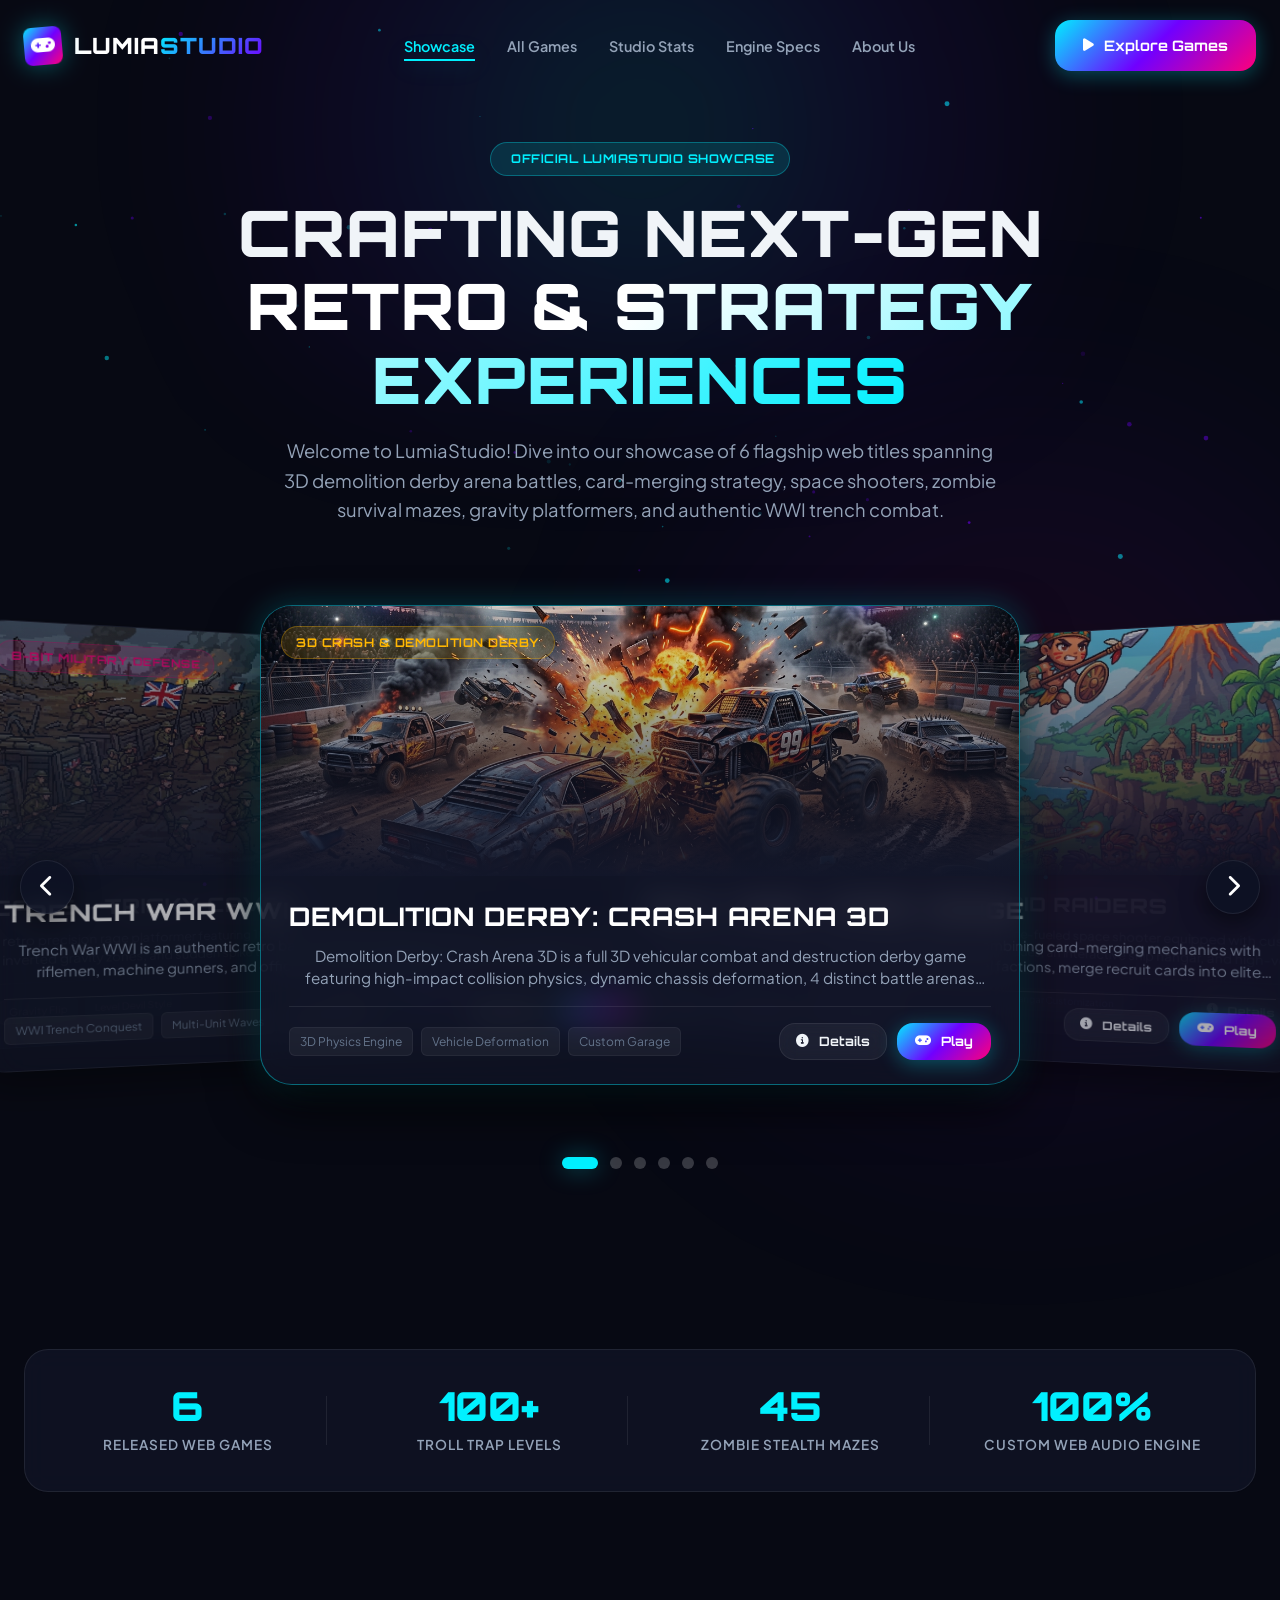
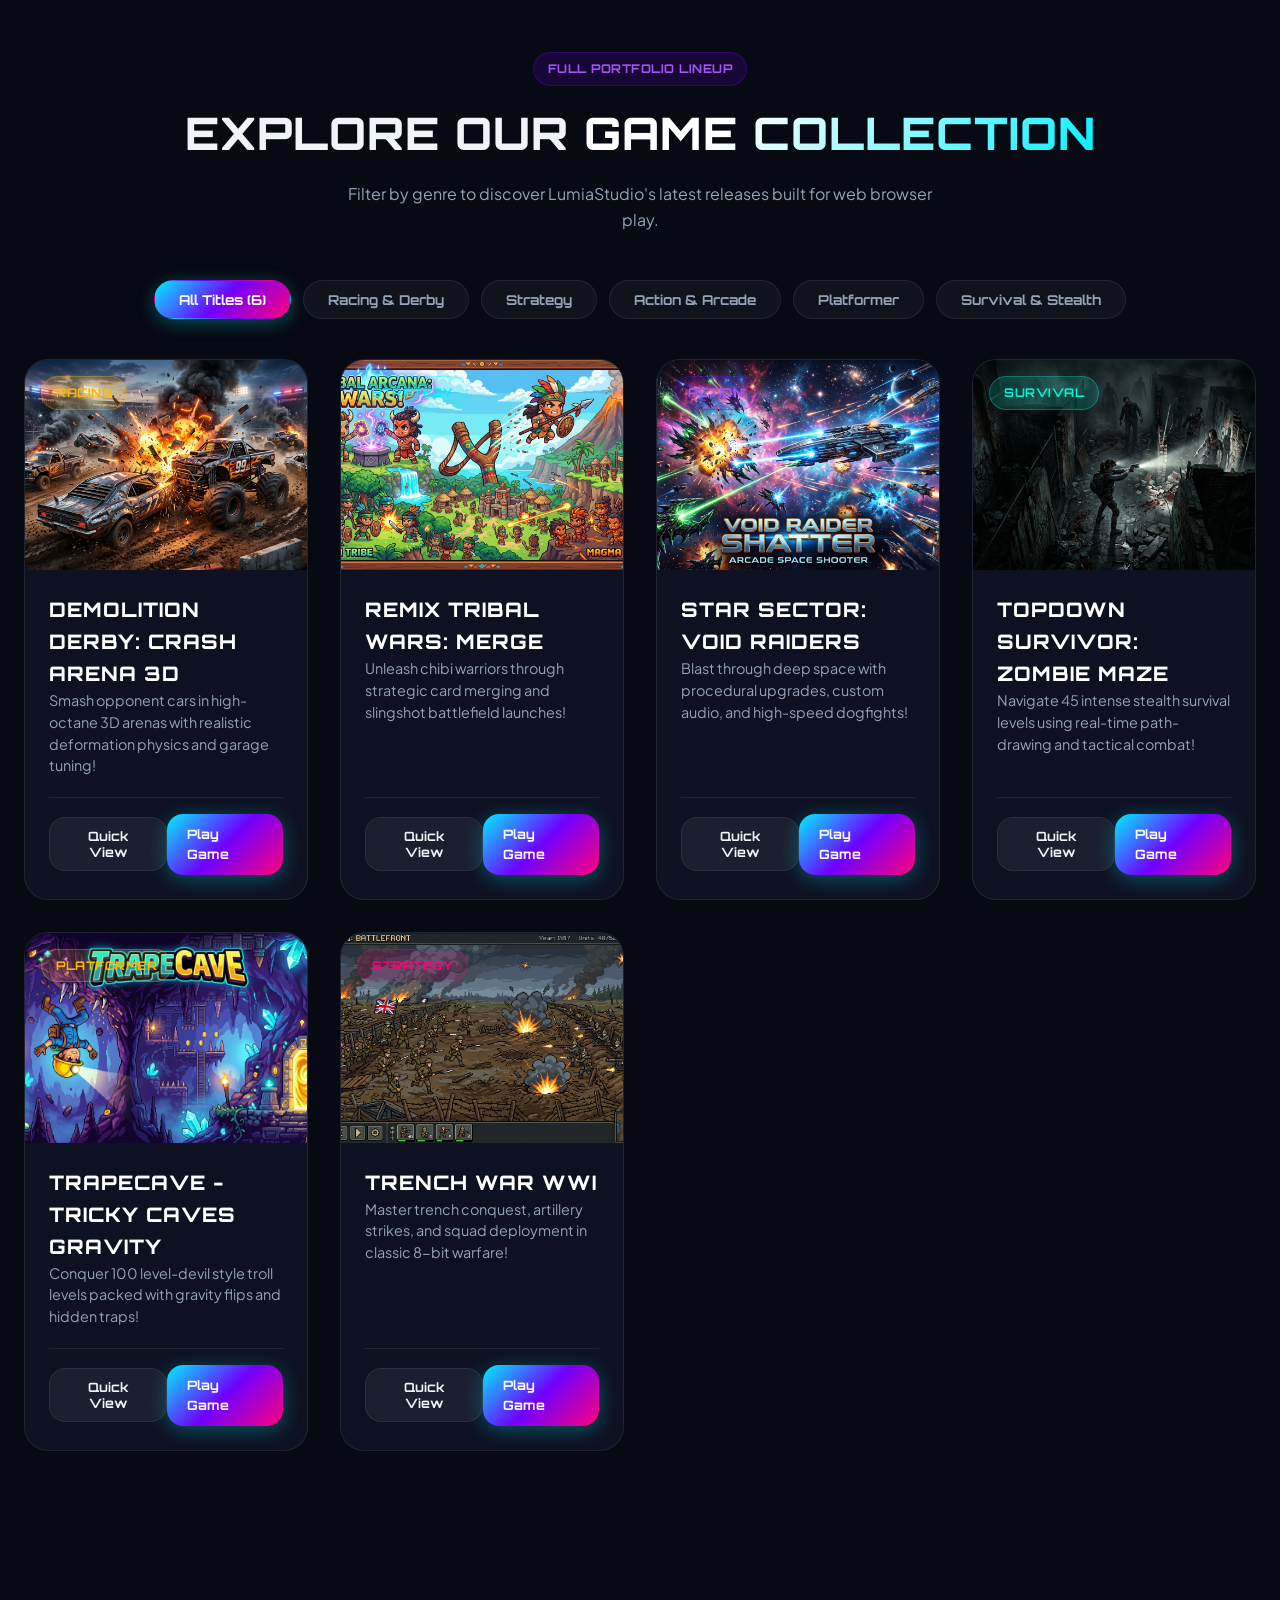
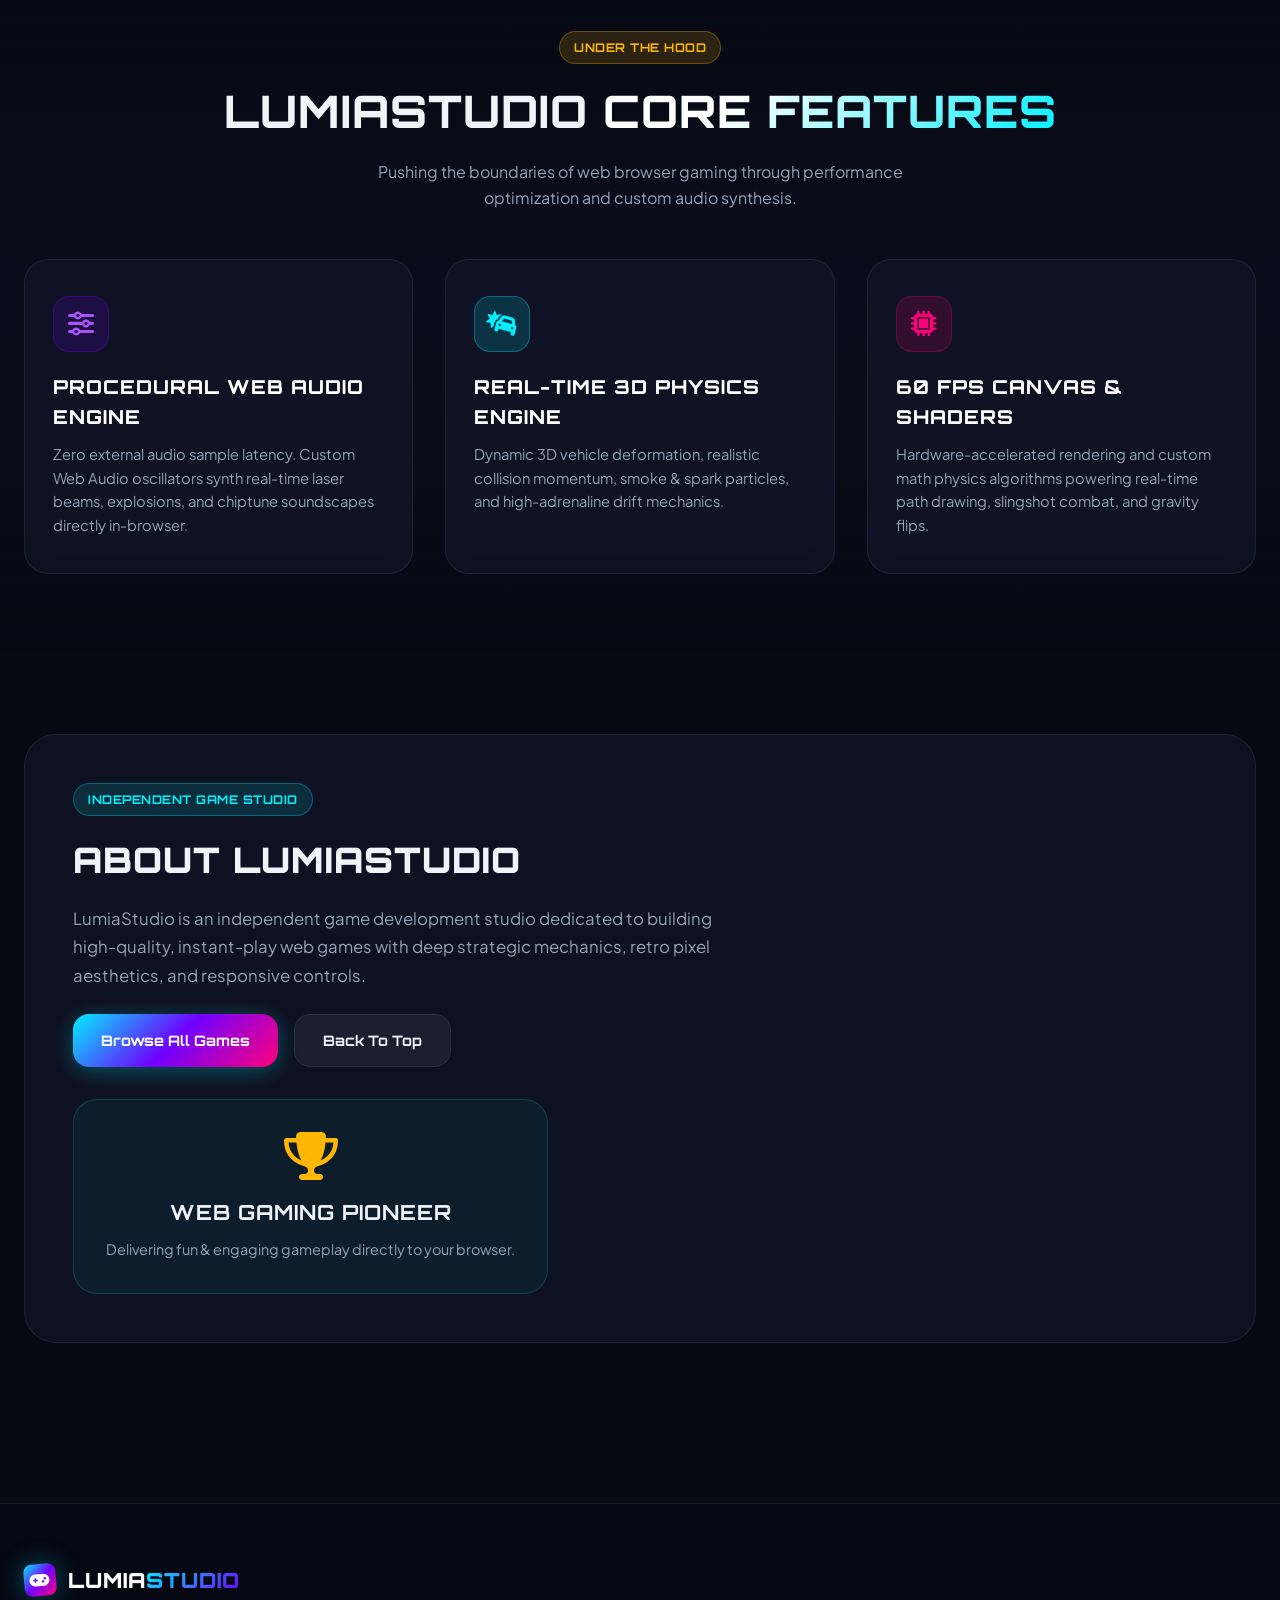
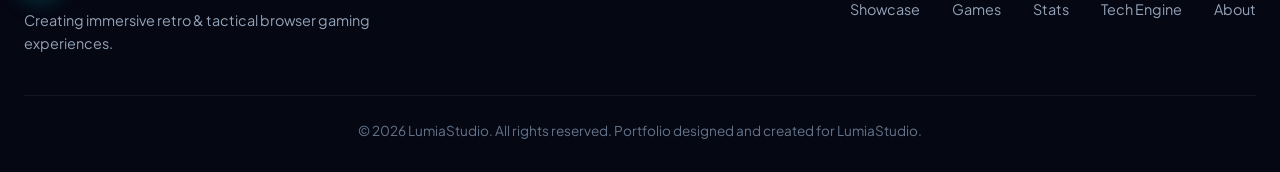
<file: index.html>
<!DOCTYPE html>
<html lang="en">
<head>
  <meta charset="UTF-8">
  <meta name="viewport" content="width=device-width, initial-scale=1.0">
  <title>LumiaStudio | Game Development Portfolio</title>
  <meta name="description" content="Explore LumiaStudio's flagship game development portfolio featuring retro strategy, sci-fi action shooters, zombie stealth survival, and precision rage platformers.">
  
  <!-- FontAwesome Icons -->
  <link rel="stylesheet" href="https://cdnjs.cloudflare.com/ajax/libs/font-awesome/6.4.0/css/all.min.css">
  
  <!-- Custom Stylesheet -->
  <link rel="stylesheet" href="./styles.css">
</head>
<body>

  <!-- Animated Particle Canvas Background -->
  <canvas id="bg-canvas"></canvas>

  <!-- Ambient Radial Glow Overlays -->
  <div class="bg-glow-top"></div>
  <div class="bg-glow-bottom"></div>

  <script>
    if (window.location.protocol === 'file:') {
      document.addEventListener('DOMContentLoaded', function() {
        var banner = document.createElement('div');
        banner.style.cssText = 'background: linear-gradient(90deg, #ff007a, #7000ff); color: white; text-align: center; padding: 10px 16px; font-size: 0.85rem; font-family: sans-serif; font-weight: bold; position: fixed; top: 0; left: 0; right: 0; z-index: 99999; box-shadow: 0 4px 15px rgba(0,0,0,0.5); display: flex; align-items: center; justify-content: center; gap: 12px;';
        banner.innerHTML = '<span>⚠️ Para melhor desempenho e sem travamentos de segurança, execute o <strong>START_PORTFOLIO.bat</strong> ou navegue via <u>http://localhost:8080</u></span> <button onclick="this.parentElement.remove()" style="background: rgba(255,255,255,0.2); border: none; color: white; padding: 2px 8px; border-radius: 4px; cursor: pointer;">✕</button>';
        document.body.appendChild(banner);
      });
    }
  </script>

  <!-- Header Navigation Bar -->
  <nav class="navbar" id="navbar">
    <div class="container nav-container">
      <a href="#" class="brand-logo">
        <div class="brand-icon">
          <i class="fa-solid fa-gamepad" style="color: #fff; font-size: 1.2rem;"></i>
        </div>
        <span>Lumia<span class="text-gradient-accent">Studio</span></span>
      </a>

      <ul class="nav-links">
        <li><a href="#showcase" class="active">Showcase</a></li>
        <li><a href="#games">All Games</a></li>
        <li><a href="#stats">Studio Stats</a></li>
        <li><a href="#tech">Engine Specs</a></li>
        <li><a href="#about">About Us</a></li>
      </ul>

      <div class="nav-cta">
        <a href="#games" class="btn btn-primary">
          <i class="fa-solid fa-play"></i> Explore Games
        </a>
      </div>
    </div>
  </nav>

  <!-- Hero & Showcase Carousel Section -->
  <section class="hero" id="showcase">
    <div class="container">
      <div class="hero-pill">
        <span class="badge badge-cyan">
          <i class="fa-solid fa-sparkles"></i> Official LumiaStudio Showcase
        </span>
      </div>
      <h1 class="hero-title">
        Crafting Next-Gen <br>
        <span class="text-gradient">Retro & Strategy Experiences</span>
      </h1>
      <p class="hero-subtitle">
        Welcome to LumiaStudio! Dive into our showcase of 6 flagship web titles spanning 3D demolition derby arena battles, card-merging strategy, space shooters, zombie survival mazes, gravity platformers, and authentic WWI trench combat.
      </p>
    </div>

    <!-- 3D Game Carousel -->
    <div class="carousel-section">
      <div class="container" style="position: relative;">
        
        <!-- Navigation Buttons -->
        <button class="carousel-nav-btn prev-btn" id="prev-btn" type="button" aria-label="Previous Game">
          <i class="fa-solid fa-chevron-left"></i>
        </button>
        <button class="carousel-nav-btn next-btn" id="next-btn" type="button" aria-label="Next Game">
          <i class="fa-solid fa-chevron-right"></i>
        </button>

        <!-- 3D Carousel Viewport -->
        <div class="carousel-viewport" id="carousel-viewport">
          <div class="carousel-track" id="carousel-track">
            <!-- Rendered dynamically by script.js -->
          </div>
        </div>

        <!-- Carousel Dots -->
        <div class="carousel-dots" id="carousel-dots">
          <!-- Rendered dynamically by script.js -->
        </div>

      </div>
    </div>
  </section>

  <!-- Studio Statistics Counter Section -->
  <section class="stats-bar-section" id="stats">
    <div class="container">
      <div class="stats-grid">
        <div class="stat-item">
          <div class="stat-number">6</div>
          <div class="stat-label">Released Web Games</div>
        </div>
        <div class="stat-item">
          <div class="stat-number">100+</div>
          <div class="stat-label">Troll Trap Levels</div>
        </div>
        <div class="stat-item">
          <div class="stat-number">45</div>
          <div class="stat-label">Zombie Stealth Mazes</div>
        </div>
        <div class="stat-item">
          <div class="stat-number">100%</div>
          <div class="stat-label">Custom Web Audio Engine</div>
        </div>
      </div>
    </div>
  </section>

  <!-- Filterable Games Gallery Section -->
  <section class="games-grid-section" id="games">
    <div class="container">
      <div class="section-header">
        <span class="badge badge-purple" style="margin-bottom: 12px;">Full Portfolio Lineup</span>
        <h2 class="section-title">Explore Our <span class="text-gradient">Game Collection</span></h2>
        <p class="section-desc">Filter by genre to discover LumiaStudio's latest releases built for web browser play.</p>
      </div>

      <!-- Filter Category Tabs -->
      <div class="filter-tabs">
        <button class="filter-tab active" data-filter="all">All Titles (6)</button>
        <button class="filter-tab" data-filter="racing">Racing & Derby</button>
        <button class="filter-tab" data-filter="strategy">Strategy</button>
        <button class="filter-tab" data-filter="action">Action & Arcade</button>
        <button class="filter-tab" data-filter="platformer">Platformer</button>
        <button class="filter-tab" data-filter="survival">Survival & Stealth</button>
      </div>

      <!-- Games Grid Cards Container -->
      <div class="games-grid" id="games-grid">
        <!-- Rendered dynamically by script.js -->
      </div>
    </div>
  </section>

  <!-- Technology & Engine Specs Section -->
  <section class="features-section" id="tech">
    <div class="container">
      <div class="section-header">
        <span class="badge badge-gold" style="margin-bottom: 12px;">Under The Hood</span>
        <h2 class="section-title">LumiaStudio <span class="text-gradient">Core Features</span></h2>
        <p class="section-desc">Pushing the boundaries of web browser gaming through performance optimization and custom audio synthesis.</p>
      </div>

      <div class="features-grid">
        <div class="feature-card">
          <div class="feature-icon">
            <i class="fa-solid fa-sliders"></i>
          </div>
          <h3 class="feature-title">Procedural Web Audio Engine</h3>
          <p class="feature-desc">Zero external audio sample latency. Custom Web Audio oscillators synth real-time laser beams, explosions, and chiptune soundscapes directly in-browser.</p>
        </div>

        <div class="feature-card">
          <div class="feature-icon">
            <i class="fa-solid fa-car-burst"></i>
          </div>
          <h3 class="feature-title">Real-Time 3D Physics Engine</h3>
          <p class="feature-desc">Dynamic 3D vehicle deformation, realistic collision momentum, smoke & spark particles, and high-adrenaline drift mechanics.</p>
        </div>

        <div class="feature-card">
          <div class="feature-icon">
            <i class="fa-solid fa-microchip"></i>
          </div>
          <h3 class="feature-title">60 FPS Canvas & Shaders</h3>
          <p class="feature-desc">Hardware-accelerated rendering and custom math physics algorithms powering real-time path drawing, slingshot combat, and gravity flips.</p>
        </div>
      </div>
    </div>
  </section>

  <!-- About LumiaStudio Section -->
  <section class="about-section" id="about" style="padding: 80px 0;">
    <div class="container">
      <div style="background: var(--bg-card); border: 1px solid var(--border-glass); border-radius: var(--radius-xl); padding: 48px; backdrop-filter: blur(14px);">
        <div style="display: flex; align-items: center; justify-content: space-between; flex-wrap: wrap; gap: 32px;">
          <div style="max-width: 650px;">
            <span class="badge badge-cyan" style="margin-bottom: 16px;">Independent Game Studio</span>
            <h2 style="font-size: 2.2rem; font-weight: 900; margin-bottom: 16px;">About LumiaStudio</h2>
            <p style="color: var(--text-muted); font-size: 1.05rem; line-height: 1.7; margin-bottom: 24px;">
              LumiaStudio is an independent game development studio dedicated to building high-quality, instant-play web games with deep strategic mechanics, retro pixel aesthetics, and responsive controls.
            </p>
            <div style="display: flex; gap: 16px;">
              <a href="#games" class="btn btn-primary">Browse All Games</a>
              <a href="#showcase" class="btn btn-glass">Back To Top</a>
            </div>
          </div>
          <div style="background: rgba(0, 240, 255, 0.05); border: 1px solid rgba(0, 240, 255, 0.2); border-radius: var(--radius-lg); padding: 32px; text-align: center; min-width: 280px;">
            <i class="fa-solid fa-trophy" style="font-size: 3rem; color: var(--accent-gold); margin-bottom: 16px;"></i>
            <h3 style="font-size: 1.3rem; margin-bottom: 8px;">Web Gaming Pioneer</h3>
            <p style="color: var(--text-muted); font-size: 0.9rem;">Delivering fun & engaging gameplay directly to your browser.</p>
          </div>
        </div>
      </div>
    </div>
  </section>

  <!-- Footer -->
  <footer class="footer">
    <div class="container">
      <div class="footer-content">
        <div class="footer-brand">
          <a href="#" class="brand-logo" style="font-size: 1.3rem;">
            <div class="brand-icon" style="width: 32px; height: 32px;">
              <i class="fa-solid fa-gamepad" style="color: #fff; font-size: 1rem;"></i>
            </div>
            <span>Lumia<span class="text-gradient-accent">Studio</span></span>
          </a>
          <p>Creating immersive retro & tactical browser gaming experiences.</p>
        </div>

        <div class="footer-links">
          <a href="#showcase">Showcase</a>
          <a href="#games">Games</a>
          <a href="#stats">Stats</a>
          <a href="#tech">Tech Engine</a>
          <a href="#about">About</a>
        </div>
      </div>

      <div class="footer-bottom">
        <p>&copy; 2026 LumiaStudio. All rights reserved. Portfolio designed and created for LumiaStudio.</p>
      </div>
    </div>
  </footer>

  <!-- Game Quick-View Modal Backdrop -->
  <div class="modal-backdrop" id="game-modal-backdrop">
    <div class="modal-content">
      <button class="modal-close-btn" onclick="closeGameModal()" aria-label="Close Modal">
        <i class="fa-solid fa-xmark"></i>
      </button>
      <div id="modal-dynamic-content">
        <!-- Rendered dynamically by script.js -->
      </div>
    </div>
  </div>

  <!-- Custom JavaScript Script -->
  <script src="./script.js"></script>
</body>
</html>
</file>
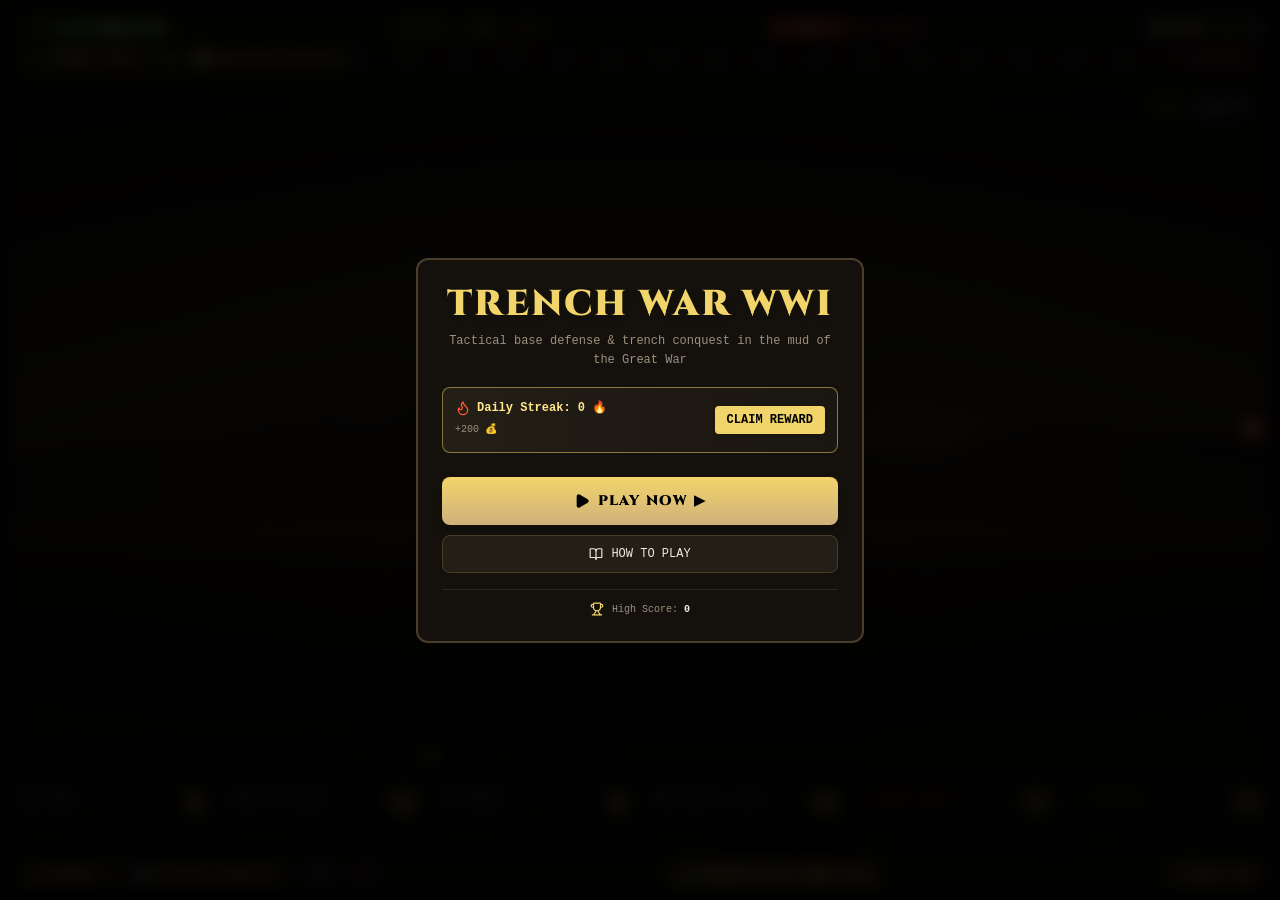
<file: trench-war-wwi---окопная-война/index.html>
<!doctype html>
<html lang="en">
  <head>
    <script src="https://sdk.crazygames.com/crazygames-sdk-v3.js"></script>
    <meta charset="UTF-8" />
    <meta name="viewport" content="width=device-width, initial-scale=1, maximum-scale=1, user-scalable=no" />
    <title>Trench War WWI</title>
    <meta name="description" content="Retro 8-bit pixel art WWI base defense and trench warfare game featuring tactical units, trench conquest mechanics, artillery strikes, and upgrades." />
    <meta property="og:title" content="Trench War WWI" />
    <meta property="og:description" content="Retro 8-bit pixel art WWI base defense and trench warfare game featuring tactical units, trench conquest mechanics, artillery strikes, and upgrades." />
    <meta property="og:type" content="website" />
    <meta name="twitter:card" content="summary_large_image" />
    <link rel="preconnect" href="https://fonts.googleapis.com">
    <link rel="preconnect" href="https://fonts.gstatic.com" crossorigin>
    <link href="https://fonts.googleapis.com/css2?family=Cinzel:wght@700;900&family=JetBrains+Mono:wght@400;700;900&family=Press+Start+2P&family=Special+Elite&display=swap" rel="stylesheet">
    <style>
      #root {
        width: 100vw;
        height: 100vh;
        margin: 0 auto;
        overflow: hidden;
      }
      canvas {
        image-rendering: -moz-crisp-edges;
        image-rendering: -webkit-crisp-edges;
        image-rendering: pixelated;
        image-rendering: crisp-edges;
      }
    </style>
    <script type="module" crossorigin src="./assets/index-BzlRSvxy.js"></script>
    <link rel="stylesheet" crossorigin href="./assets/index-BAztP0pL.css">
  </head>
  <body class="bg-[#080705] text-[#f1e8d6] select-none overflow-hidden font-mono antialiased">
    <div id="root"></div>
  </body>
</html>
</file>
<file: styles.css>
/* ==========================================================================
   LumiaStudio Portfolio - Master Design System & Styles
   ========================================================================== */

@import url('https://fonts.googleapis.com/css2?family=Orbitron:wght@600;800;900&family=Plus+Jakarta+Sans:wght@300;400;500;600;700;800&display=swap');

:root {
  /* Color Palette */
  --bg-dark: #070913;
  --bg-card: rgba(18, 22, 41, 0.7);
  --bg-card-hover: rgba(28, 35, 65, 0.85);
  --bg-glass: rgba(14, 18, 36, 0.65);
  --border-glass: rgba(255, 255, 255, 0.08);
  --border-glow: rgba(0, 240, 255, 0.3);

  /* Primary & Accent Gradients */
  --primary-cyan: #00f0ff;
  --primary-purple: #7000ff;
  --accent-pink: #ff007a;
  --accent-gold: #ffb703;
  --accent-emerald: #00f5d4;

  --grad-main: linear-gradient(135deg, #00f0ff 0%, #7000ff 50%, #ff007a 100%);
  --grad-card-border: linear-gradient(135deg, rgba(0, 240, 255, 0.4), rgba(112, 0, 255, 0.2), rgba(255, 0, 122, 0.4));
  --grad-text: linear-gradient(135deg, #ffffff 30%, #00f0ff 100%);
  --grad-accent-text: linear-gradient(135deg, #00f0ff 0%, #7000ff 100%);

  /* Text Colors */
  --text-main: #f0f4f8;
  --text-muted: #94a3b8;
  --text-dim: #64748b;

  /* Fonts */
  --font-heading: 'Orbitron', sans-serif;
  --font-body: 'Plus Jakarta Sans', sans-serif;

  /* Shadows & Glows */
  --glow-cyan: 0 0 25px rgba(0, 240, 255, 0.35);
  --glow-purple: 0 0 25px rgba(112, 0, 255, 0.35);
  --shadow-card: 0 20px 40px rgba(0, 0, 0, 0.6);
  --shadow-glass: 0 8px 32px 0 rgba(0, 0, 0, 0.37);

  /* Layout Constants */
  --radius-sm: 8px;
  --radius-md: 16px;
  --radius-lg: 24px;
  --radius-xl: 32px;
  --transition-fast: 0.2s ease;
  --transition-normal: 0.35s cubic-bezier(0.16, 1, 0.3, 1);
  --transition-slow: 0.6s cubic-bezier(0.16, 1, 0.3, 1);
}

/* Reset & Base Setup */
*, *::before, *::after {
  box-sizing: border-box;
  margin: 0;
  padding: 0;
}

html {
  scroll-behavior: smooth;
  font-size: 16px;
  color-scheme: dark;
}

body {
  background-color: var(--bg-dark);
  color: var(--text-main);
  font-family: var(--font-body);
  line-height: 1.6;
  overflow-x: hidden;
  position: relative;
  min-height: 100vh;
}

/* Interactive Canvas Background */
#bg-canvas {
  position: fixed;
  top: 0;
  left: 0;
  width: 100%;
  height: 100%;
  z-index: -2;
  pointer-events: none;
}

/* Ambient Radial Glow Overlays */
.bg-glow-top {
  position: absolute;
  top: -10vw;
  left: 50%;
  transform: translateX(-50%);
  width: 80vw;
  height: 40vw;
  background: radial-gradient(circle, rgba(0, 240, 255, 0.12) 0%, rgba(112, 0, 255, 0.08) 50%, transparent 80%);
  filter: blur(80px);
  z-index: -1;
  pointer-events: none;
}

.bg-glow-bottom {
  position: fixed;
  bottom: -20vw;
  right: -10vw;
  width: 60vw;
  height: 60vw;
  background: radial-gradient(circle, rgba(255, 0, 122, 0.08) 0%, rgba(112, 0, 255, 0.05) 60%, transparent 80%);
  filter: blur(100px);
  z-index: -1;
  pointer-events: none;
}

/* Scrollbar Styling */
::-webkit-scrollbar {
  width: 8px;
}
::-webkit-scrollbar-track {
  background: #060814;
}
::-webkit-scrollbar-thumb {
  background: rgba(0, 240, 255, 0.3);
  border-radius: 4px;
}
::-webkit-scrollbar-thumb:hover {
  background: var(--primary-cyan);
}

/* Typography Helpers */
h1, h2, h3, h4, .brand-logo {
  font-family: var(--font-heading);
  text-transform: uppercase;
  letter-spacing: 1px;
}

.text-gradient {
  background: var(--grad-text);
  -webkit-background-clip: text;
  -webkit-text-fill-color: transparent;
}

.text-gradient-accent {
  background: var(--grad-accent-text);
  -webkit-background-clip: text;
  -webkit-text-fill-color: transparent;
}

/* Common Layout Container */
.container {
  max-width: 1320px;
  margin: 0 auto;
  padding: 0 24px;
}

/* Buttons & Badges */
.btn {
  display: inline-flex;
  align-items: center;
  justify-content: center;
  gap: 10px;
  padding: 14px 28px;
  font-family: var(--font-heading);
  font-size: 0.9rem;
  font-weight: 700;
  text-decoration: none;
  border-radius: var(--radius-md);
  cursor: pointer;
  transition: var(--transition-normal);
  border: none;
  outline: none;
  position: relative;
  overflow: hidden;
  z-index: 1;
}

.btn-primary {
  background: var(--grad-main);
  color: #fff;
  box-shadow: 0 4px 20px rgba(0, 240, 255, 0.3);
}

.btn-primary::before {
  content: '';
  position: absolute;
  top: 0;
  left: -100%;
  width: 100%;
  height: 100%;
  background: linear-gradient(90deg, transparent, rgba(255, 255, 255, 0.3), transparent);
  transition: 0.5s;
}

.btn-primary:hover::before {
  left: 100%;
}

.btn-primary:hover {
  transform: translateY(-3px);
  box-shadow: 0 8px 30px rgba(0, 240, 255, 0.5);
}

.btn-glass {
  background: rgba(255, 255, 255, 0.05);
  color: var(--text-main);
  border: 1px solid var(--border-glass);
  backdrop-filter: blur(10px);
}

.btn-glass:hover {
  background: rgba(255, 255, 255, 0.12);
  border-color: var(--primary-cyan);
  color: #fff;
  transform: translateY(-3px);
  box-shadow: 0 6px 20px rgba(0, 240, 255, 0.2);
}

.badge {
  display: inline-flex;
  align-items: center;
  gap: 6px;
  padding: 6px 14px;
  font-size: 0.75rem;
  font-weight: 700;
  font-family: var(--font-heading);
  border-radius: 50px;
  text-transform: uppercase;
  letter-spacing: 0.5px;
}

.badge-cyan {
  background: rgba(0, 240, 255, 0.12);
  color: var(--primary-cyan);
  border: 1px solid rgba(0, 240, 255, 0.3);
}

.badge-purple {
  background: rgba(112, 0, 255, 0.15);
  color: #a855f7;
  border: 1px solid rgba(112, 0, 255, 0.3);
}

.badge-gold {
  background: rgba(255, 183, 3, 0.15);
  color: var(--accent-gold);
  border: 1px solid rgba(255, 183, 3, 0.3);
}

.badge-pink {
  background: rgba(255, 0, 122, 0.15);
  color: var(--accent-pink);
  border: 1px solid rgba(255, 0, 122, 0.3);
}

.badge-emerald {
  background: rgba(0, 245, 212, 0.15);
  color: var(--accent-emerald);
  border: 1px solid rgba(0, 245, 212, 0.3);
}

/* Header & Glass Navigation */
.navbar {
  position: fixed;
  top: 0;
  left: 0;
  width: 100%;
  z-index: 1000;
  padding: 20px 0;
  transition: var(--transition-normal);
}

.navbar.scrolled {
  padding: 12px 0;
  background: var(--bg-glass);
  backdrop-filter: blur(20px);
  -webkit-backdrop-filter: blur(20px);
  border-bottom: 1px solid var(--border-glass);
  box-shadow: 0 10px 30px rgba(0, 0, 0, 0.4);
}

.nav-container {
  display: flex;
  align-items: center;
  justify-content: space-between;
}

.brand-logo {
  display: flex;
  align-items: center;
  gap: 12px;
  text-decoration: none;
  font-size: 1.4rem;
  font-weight: 900;
  color: #fff;
}

.brand-icon {
  width: 38px;
  height: 38px;
  background: var(--grad-main);
  border-radius: var(--radius-sm);
  display: flex;
  align-items: center;
  justify-content: center;
  box-shadow: var(--glow-cyan);
  transform: rotate(-5deg);
  transition: var(--transition-normal);
}

.brand-logo:hover .brand-icon {
  transform: rotate(0deg) scale(1.08);
}

.nav-links {
  display: flex;
  align-items: center;
  gap: 32px;
  list-style: none;
}

.nav-links a {
  color: var(--text-muted);
  text-decoration: none;
  font-size: 0.9rem;
  font-weight: 600;
  transition: var(--transition-fast);
  position: relative;
}

.nav-links a:hover, .nav-links a.active {
  color: var(--primary-cyan);
}

.nav-links a::after {
  content: '';
  position: absolute;
  bottom: -6px;
  left: 0;
  width: 0%;
  height: 2px;
  background: var(--primary-cyan);
  transition: var(--transition-fast);
  box-shadow: var(--glow-cyan);
}

.nav-links a:hover::after, .nav-links a.active::after {
  width: 100%;
}

.nav-cta {
  display: flex;
  align-items: center;
  gap: 16px;
}

/* Hero Section */
.hero {
  padding-top: 140px;
  padding-bottom: 60px;
  text-align: center;
  position: relative;
}

.hero-pill {
  margin: 0 auto 20px auto;
  display: inline-flex;
}

.hero-title {
  font-size: clamp(2.4rem, 5vw, 4.2rem);
  font-weight: 900;
  line-height: 1.15;
  margin-bottom: 20px;
}

.hero-subtitle {
  max-width: 720px;
  margin: 0 auto 40px auto;
  font-size: 1.15rem;
  color: var(--text-muted);
  font-weight: 400;
}

/* ==========================================================================
   3D Game Showcase Carousel Section
   ========================================================================== */
.carousel-section {
  padding: 40px 0 80px 0;
  position: relative;
}

.section-header {
  text-align: center;
  margin-bottom: 48px;
}

.section-title {
  font-size: clamp(1.8rem, 3.5vw, 2.8rem);
  font-weight: 800;
  margin-bottom: 12px;
}

.section-desc {
  color: var(--text-muted);
  max-width: 600px;
  margin: 0 auto;
  font-size: 1rem;
}

.carousel-viewport {
  position: relative;
  max-width: 1100px;
  height: 520px;
  margin: 0 auto;
  perspective: 1200px;
  display: flex;
  align-items: center;
  justify-content: center;
}

.carousel-track {
  width: 100%;
  height: 100%;
  position: relative;
  transform-style: preserve-3d;
}

.carousel-card {
  position: absolute;
  top: 0;
  left: 50%;
  width: 760px;
  height: 480px;
  margin-left: -380px;
  background: var(--bg-card);
  border: 1px solid var(--border-glass);
  border-radius: var(--radius-xl);
  overflow: hidden;
  backdrop-filter: blur(16px);
  -webkit-backdrop-filter: blur(16px);
  box-shadow: var(--shadow-card);
  transition: all 0.6s cubic-bezier(0.25, 1, 0.5, 1);
  opacity: 0;
  pointer-events: none;
  transform: translate3d(0, 0, -400px) rotateY(0deg);
  z-index: 1;
  display: flex;
  flex-direction: column;
}

/* Active 3D Slide States */
.carousel-card.active {
  opacity: 1;
  pointer-events: auto;
  transform: translate3d(0, 0, 0) rotateY(0deg);
  z-index: 10;
  border-color: rgba(0, 240, 255, 0.4);
  box-shadow: 0 20px 50px rgba(0, 0, 0, 0.8), 0 0 30px rgba(0, 240, 255, 0.25);
}

.carousel-card.prev {
  opacity: 0.65;
  pointer-events: auto;
  transform: translate3d(-340px, 0, -180px) rotateY(18deg);
  z-index: 5;
  cursor: pointer;
}

.carousel-card.next {
  opacity: 0.65;
  pointer-events: auto;
  transform: translate3d(340px, 0, -180px) rotateY(-18deg);
  z-index: 5;
  cursor: pointer;
}

.carousel-card.far-prev {
  opacity: 0.2;
  transform: translate3d(-560px, 0, -350px) rotateY(30deg);
  z-index: 2;
}

.carousel-card.far-next {
  opacity: 0.2;
  transform: translate3d(560px, 0, -350px) rotateY(-30deg);
  z-index: 2;
}

/* Inner Slide Content */
.card-media {
  position: relative;
  height: 270px;
  width: 100%;
  overflow: hidden;
}

.card-media img {
  width: 100%;
  height: 100%;
  object-fit: cover;
  transition: transform 0.6s ease;
}

.carousel-card.active:hover .card-media img {
  transform: scale(1.05);
}

.card-media-overlay {
  position: absolute;
  inset: 0;
  background: linear-gradient(to top, rgba(18, 22, 41, 1) 0%, rgba(18, 22, 41, 0.4) 60%, transparent 100%);
}

.card-badge-container {
  position: absolute;
  top: 20px;
  left: 20px;
  z-index: 2;
  display: flex;
  gap: 10px;
}

.card-body {
  padding: 20px 28px 24px 28px;
  flex: 1;
  display: flex;
  flex-direction: column;
  justify-content: space-between;
  position: relative;
  z-index: 2;
}

.card-title-row {
  display: flex;
  align-items: center;
  justify-content: space-between;
  margin-bottom: 8px;
}

.card-title {
  font-size: 1.6rem;
  font-weight: 800;
  color: #fff;
}

.card-desc {
  color: var(--text-muted);
  font-size: 0.95rem;
  line-height: 1.5;
  display: -webkit-box;
  -webkit-line-clamp: 2;
  -webkit-box-orient: vertical;
  overflow: hidden;
  margin-bottom: 16px;
}

.card-footer {
  display: flex;
  align-items: center;
  justify-content: space-between;
  border-top: 1px solid var(--border-glass);
  padding-top: 16px;
}

.card-tags {
  display: flex;
  gap: 8px;
  flex-wrap: wrap;
}

.tag {
  font-size: 0.75rem;
  color: var(--text-dim);
  background: rgba(255, 255, 255, 0.05);
  padding: 4px 10px;
  border-radius: 6px;
  border: 1px solid rgba(255, 255, 255, 0.05);
}

/* Carousel Controls */
.carousel-nav-btn {
  position: absolute;
  top: 50%;
  transform: translateY(-50%);
  width: 54px;
  height: 54px;
  border-radius: 50%;
  background: rgba(14, 18, 36, 0.85);
  border: 1px solid var(--border-glass);
  color: #fff;
  font-size: 1.4rem;
  display: flex;
  align-items: center;
  justify-content: center;
  cursor: pointer;
  z-index: 20;
  transition: var(--transition-fast);
  backdrop-filter: blur(10px);
  box-shadow: 0 8px 24px rgba(0,0,0,0.5);
}

.carousel-nav-btn:hover {
  background: var(--primary-cyan);
  color: #000;
  box-shadow: var(--glow-cyan);
  transform: translateY(-50%) scale(1.1);
}

.carousel-nav-btn.prev-btn {
  left: 20px;
}

.carousel-nav-btn.next-btn {
  right: 20px;
}

/* Carousel Dots Indicator */
.carousel-dots {
  display: flex;
  align-items: center;
  justify-content: center;
  gap: 12px;
  margin-top: 32px;
}

.dot {
  width: 12px;
  height: 12px;
  border-radius: 6px;
  background: rgba(255, 255, 255, 0.2);
  cursor: pointer;
  transition: var(--transition-normal);
}

.dot.active {
  width: 36px;
  background: var(--primary-cyan);
  box-shadow: var(--glow-cyan);
}

/* ==========================================================================
   Studio Statistics Counter Bar
   ========================================================================== */
.stats-bar-section {
  padding: 40px 0;
  margin-bottom: 60px;
}

.stats-grid {
  display: grid;
  grid-template-columns: repeat(4, 1fr);
  gap: 24px;
  background: var(--bg-card);
  border: 1px solid var(--border-glass);
  border-radius: var(--radius-lg);
  padding: 36px 24px;
  backdrop-filter: blur(12px);
}

.stat-item {
  text-align: center;
  position: relative;
}

.stat-item:not(:last-child)::after {
  content: '';
  position: absolute;
  right: 0;
  top: 15%;
  height: 70%;
  width: 1px;
  background: var(--border-glass);
}

.stat-number {
  font-family: var(--font-heading);
  font-size: 2.5rem;
  font-weight: 900;
  color: var(--primary-cyan);
  line-height: 1;
  margin-bottom: 8px;
}

.stat-label {
  color: var(--text-muted);
  font-size: 0.85rem;
  text-transform: uppercase;
  letter-spacing: 1px;
  font-weight: 600;
}

/* ==========================================================================
   Filterable Games Grid Section
   ========================================================================== */
.games-grid-section {
  padding: 60px 0 100px 0;
}

.filter-tabs {
  display: flex;
  align-items: center;
  justify-content: center;
  gap: 12px;
  margin-bottom: 40px;
  flex-wrap: wrap;
}

.filter-tab {
  padding: 10px 24px;
  border-radius: 50px;
  background: rgba(255, 255, 255, 0.04);
  border: 1px solid var(--border-glass);
  color: var(--text-muted);
  font-family: var(--font-heading);
  font-size: 0.85rem;
  font-weight: 700;
  cursor: pointer;
  transition: var(--transition-fast);
}

.filter-tab:hover, .filter-tab.active {
  background: var(--grad-main);
  border-color: transparent;
  color: #fff;
  box-shadow: 0 4px 18px rgba(0, 240, 255, 0.3);
}

.games-grid {
  display: grid;
  grid-template-columns: repeat(auto-fill, minmax(280px, 1fr));
  gap: 32px;
}

.game-grid-card {
  background: var(--bg-card);
  border: 1px solid var(--border-glass);
  border-radius: var(--radius-lg);
  overflow: hidden;
  backdrop-filter: blur(10px);
  transition: var(--transition-normal);
  display: flex;
  flex-direction: column;
}

.game-grid-card:hover {
  transform: translateY(-8px);
  border-color: rgba(0, 240, 255, 0.4);
  box-shadow: var(--shadow-card), 0 0 25px rgba(0, 240, 255, 0.15);
}

.grid-card-media {
  position: relative;
  height: 210px;
  overflow: hidden;
}

.grid-card-media img {
  width: 100%;
  height: 100%;
  object-fit: cover;
  transition: transform 0.5s ease;
}

.game-grid-card:hover .grid-card-media img {
  transform: scale(1.08);
}

.grid-card-body {
  padding: 24px;
  flex: 1;
  display: flex;
  flex-direction: column;
  justify-content: space-between;
}

.grid-card-header {
  display: flex;
  align-items: center;
  justify-content: space-between;
  margin-bottom: 10px;
}

.grid-card-title {
  font-size: 1.25rem;
  font-weight: 800;
  color: #fff;
}

.grid-card-desc {
  color: var(--text-muted);
  font-size: 0.9rem;
  margin-bottom: 20px;
  line-height: 1.5;
}

.grid-card-actions {
  display: flex;
  align-items: center;
  justify-content: space-between;
  border-top: 1px solid var(--border-glass);
  padding-top: 16px;
}

/* ==========================================================================
   Studio Features & Engine Specs Section
   ========================================================================== */
.features-section {
  padding: 80px 0;
  background: linear-gradient(180deg, transparent 0%, rgba(14, 18, 36, 0.5) 50%, transparent 100%);
}

.features-grid {
  display: grid;
  grid-template-columns: repeat(3, 1fr);
  gap: 32px;
}

.feature-card {
  background: var(--bg-card);
  border: 1px solid var(--border-glass);
  border-radius: var(--radius-lg);
  padding: 36px 28px;
  backdrop-filter: blur(10px);
  transition: var(--transition-normal);
  position: relative;
}

.feature-card:hover {
  transform: translateY(-6px);
  border-color: var(--primary-purple);
  box-shadow: 0 10px 30px rgba(112, 0, 255, 0.2);
}

.feature-icon {
  width: 56px;
  height: 56px;
  border-radius: var(--radius-md);
  background: rgba(112, 0, 255, 0.15);
  border: 1px solid rgba(112, 0, 255, 0.3);
  color: #a855f7;
  font-size: 1.6rem;
  display: flex;
  align-items: center;
  justify-content: center;
  margin-bottom: 20px;
}

.feature-card:nth-child(2) .feature-icon {
  background: rgba(0, 240, 255, 0.15);
  border-color: rgba(0, 240, 255, 0.3);
  color: var(--primary-cyan);
}

.feature-card:nth-child(3) .feature-icon {
  background: rgba(255, 0, 122, 0.15);
  border-color: rgba(255, 0, 122, 0.3);
  color: var(--accent-pink);
}

.feature-title {
  font-size: 1.2rem;
  font-weight: 800;
  margin-bottom: 10px;
  color: #fff;
}

.feature-desc {
  color: var(--text-muted);
  font-size: 0.92rem;
  line-height: 1.6;
}

/* ==========================================================================
   Game Detail Quick-View Drawer / Modal
   ========================================================================== */
.modal-backdrop {
  position: fixed;
  inset: 0;
  background: rgba(4, 6, 15, 0.85);
  backdrop-filter: blur(12px);
  -webkit-backdrop-filter: blur(12px);
  z-index: 2000;
  display: flex;
  align-items: center;
  justify-content: center;
  padding: 24px;
  opacity: 0;
  pointer-events: none;
  transition: opacity 0.35s ease;
}

.modal-backdrop.active {
  opacity: 1;
  pointer-events: auto;
}

.modal-content {
  background: var(--bg-dark);
  border: 1px solid var(--border-glow);
  border-radius: var(--radius-xl);
  max-width: 900px;
  width: 100%;
  max-height: 90vh;
  overflow-y: auto;
  position: relative;
  box-shadow: 0 25px 60px rgba(0, 0, 0, 0.9), var(--glow-cyan);
  transform: scale(0.92) translateY(20px);
  transition: transform 0.35s cubic-bezier(0.16, 1, 0.3, 1);
}

.modal-backdrop.active .modal-content {
  transform: scale(1) translateY(0);
}

.modal-close-btn {
  position: absolute;
  top: 20px;
  right: 20px;
  width: 44px;
  height: 44px;
  border-radius: 50%;
  background: rgba(255, 255, 255, 0.1);
  border: 1px solid var(--border-glass);
  color: #fff;
  font-size: 1.2rem;
  display: flex;
  align-items: center;
  justify-content: center;
  cursor: pointer;
  z-index: 10;
  transition: var(--transition-fast);
}

.modal-close-btn:hover {
  background: var(--accent-pink);
  border-color: var(--accent-pink);
  transform: rotate(90deg);
}

.modal-header-banner {
  position: relative;
  height: 320px;
  width: 100%;
}

.modal-header-banner img {
  width: 100%;
  height: 100%;
  object-fit: cover;
}

.modal-banner-overlay {
  position: absolute;
  inset: 0;
  background: linear-gradient(to top, var(--bg-dark) 0%, transparent 80%);
}

.modal-body {
  padding: 32px 40px 40px 40px;
}

.modal-game-title {
  font-size: 2.2rem;
  font-weight: 900;
  margin-bottom: 12px;
  color: #fff;
}

.modal-meta-row {
  display: flex;
  align-items: center;
  gap: 12px;
  margin-bottom: 24px;
}

.modal-section-heading {
  font-size: 1.1rem;
  font-weight: 700;
  color: var(--primary-cyan);
  margin: 24px 0 12px 0;
}

.modal-text {
  color: var(--text-muted);
  font-size: 1rem;
  line-height: 1.7;
}

.modal-features-list {
  list-style: none;
  display: grid;
  grid-template-columns: repeat(2, 1fr);
  gap: 12px;
  margin-top: 16px;
}

.modal-features-list li {
  display: flex;
  align-items: center;
  gap: 10px;
  color: var(--text-main);
  font-size: 0.95rem;
  background: rgba(255, 255, 255, 0.03);
  padding: 10px 14px;
  border-radius: var(--radius-sm);
  border: 1px solid rgba(255, 255, 255, 0.05);
}

.modal-features-list li i {
  color: var(--primary-cyan);
}

.modal-actions-row {
  display: flex;
  align-items: center;
  gap: 16px;
  margin-top: 36px;
  padding-top: 24px;
  border-top: 1px solid var(--border-glass);
}

/* ==========================================================================
   Footer Section
   ========================================================================== */
.footer {
  border-top: 1px solid var(--border-glass);
  background: rgba(6, 8, 20, 0.95);
  padding: 60px 0 30px 0;
  margin-top: 80px;
}

.footer-content {
  display: flex;
  align-items: center;
  justify-content: space-between;
  margin-bottom: 40px;
  flex-wrap: wrap;
  gap: 24px;
}

.footer-brand {
  max-width: 380px;
}

.footer-brand p {
  color: var(--text-muted);
  font-size: 0.9rem;
  margin-top: 12px;
}

.footer-links {
  display: flex;
  gap: 32px;
}

.footer-links a {
  color: var(--text-muted);
  text-decoration: none;
  font-size: 0.9rem;
  transition: var(--transition-fast);
}

.footer-links a:hover {
  color: var(--primary-cyan);
}

.footer-bottom {
  text-align: center;
  padding-top: 24px;
  border-top: 1px solid rgba(255, 255, 255, 0.05);
  color: var(--text-dim);
  font-size: 0.85rem;
}

/* ==========================================================================
   Responsive Breakpoints
   ========================================================================== */
@media (max-width: 1024px) {
  .carousel-viewport {
    height: 460px;
  }
  .carousel-card {
    width: 640px;
    height: 440px;
    margin-left: -320px;
  }
  .carousel-card.prev {
    transform: translate3d(-240px, 0, -150px) rotateY(15deg);
  }
  .carousel-card.next {
    transform: translate3d(240px, 0, -150px) rotateY(-15deg);
  }
  .stats-grid {
    grid-template-columns: repeat(2, 1fr);
    gap: 32px;
  }
  .stat-item:nth-child(2)::after {
    display: none;
  }
  .features-grid {
    grid-template-columns: 1fr;
  }
}

@media (max-width: 768px) {
  .container {
    padding: 0 16px;
  }
  .nav-links {
    display: none;
  }
  .carousel-section {
    padding: 20px 0 50px 0;
  }
  .carousel-viewport {
    height: 430px;
  }
  .carousel-card {
    width: 94%;
    height: 410px;
    margin-left: -47%;
  }
  .card-media {
    height: 190px;
  }
  .card-body {
    padding: 16px;
  }
  .card-title {
    font-size: 1.25rem;
  }
  .card-desc {
    font-size: 0.85rem;
    -webkit-line-clamp: 2;
    margin-bottom: 12px;
  }
  .carousel-card.prev, .carousel-card.next {
    display: none;
  }
  .carousel-nav-btn {
    width: 40px;
    height: 40px;
    font-size: 1rem;
  }
  .carousel-nav-btn.prev-btn {
    left: 0px;
  }
  .carousel-nav-btn.next-btn {
    right: 0px;
  }
  .modal-features-list {
    grid-template-columns: 1fr;
  }
  .stats-grid {
    grid-template-columns: 1fr;
  }
  .stat-item::after {
    display: none !important;
  }
  .games-grid {
    grid-template-columns: 1fr;
    gap: 20px;
  }
}

/* Galaxy S8+ & Mobile Portrait (width <= 480px) */
@media (max-width: 480px) {
  .hero {
    padding-top: 100px;
    padding-bottom: 30px;
  }
  .hero-title {
    font-size: 1.6rem;
    line-height: 1.25;
  }
  .hero-subtitle {
    font-size: 0.95rem;
    padding: 0 4px;
    margin-bottom: 24px;
  }
  .carousel-viewport {
    height: 400px;
  }
  .carousel-card {
    width: 98%;
    height: 390px;
    margin-left: -49%;
    border-radius: var(--radius-lg);
  }
  .card-media {
    height: 170px;
  }
  .card-body {
    padding: 14px;
  }
  .card-title {
    font-size: 1.15rem;
  }
  .card-desc {
    font-size: 0.82rem;
    margin-bottom: 10px;
  }
  .card-footer {
    padding-top: 10px;
    flex-wrap: wrap;
    gap: 8px;
  }
  .card-footer > div {
    width: 100%;
    justify-content: space-between;
  }
  .card-tags {
    display: none;
  }
  .carousel-nav-btn {
    width: 36px;
    height: 36px;
    font-size: 0.9rem;
    background: rgba(14, 18, 36, 0.95);
  }
  .carousel-dots {
    margin-top: 16px;
  }
  .stats-bar-section {
    padding: 20px 0;
  }
  .stats-grid {
    padding: 20px 16px;
    gap: 16px;
  }
  .stat-number {
    font-size: 1.8rem;
  }
  .stat-label {
    font-size: 0.75rem;
  }
  .filter-tabs {
    gap: 8px;
  }
  .filter-tab {
    padding: 8px 16px;
    font-size: 0.75rem;
  }
  .grid-card-media {
    height: 170px;
  }
  .grid-card-body {
    padding: 16px;
  }
  .grid-card-title {
    font-size: 1.1rem;
  }
  .grid-card-desc {
    font-size: 0.85rem;
  }
  .grid-card-actions {
    gap: 8px;
  }
  .grid-card-actions .btn {
    padding: 8px 12px !important;
    font-size: 0.75rem !important;
    flex: 1;
  }
  .modal-content {
    max-height: 95vh;
    border-radius: var(--radius-lg);
  }
  .modal-header-banner {
    height: 180px;
  }
  .modal-body {
    padding: 20px 16px;
  }
  .modal-game-title {
    font-size: 1.5rem;
  }
  .modal-actions-row {
    flex-direction: column;
    gap: 10px;
  }
  .modal-actions-row .btn {
    width: 100%;
  }
}

/* Galaxy S8+ & Mobile Landscape Optimization (height <= 520px) */
@media (max-height: 520px) and (orientation: landscape) {
  .navbar {
    padding: 8px 0;
  }
  .navbar.scrolled {
    padding: 6px 0;
  }
  .brand-logo {
    font-size: 1.1rem;
  }
  .brand-icon {
    width: 28px;
    height: 28px;
  }
  .hero {
    padding-top: 75px;
    padding-bottom: 10px;
  }
  .hero-title {
    font-size: 1.4rem;
    margin-bottom: 8px;
  }
  .hero-pill {
    margin-bottom: 8px;
  }
  .hero-subtitle {
    display: none;
  }
  .carousel-section {
    padding: 0 0 30px 0;
  }
  .carousel-viewport {
    height: 310px;
  }
  .carousel-card {
    width: 75%;
    height: 300px;
    margin-left: -37.5%;
  }
  .card-media {
    height: 130px;
  }
  .card-body {
    padding: 10px 14px;
  }
  .card-title {
    font-size: 1rem;
  }
  .card-desc {
    display: none;
  }
  .card-footer {
    padding-top: 6px;
  }
  .card-tags {
    display: none;
  }
  .carousel-nav-btn {
    width: 36px;
    height: 36px;
    font-size: 0.9rem;
  }
  .carousel-dots {
    margin-top: 10px;
  }
}
</file>
<file: trench-war-wwi---окопная-война/assets/index-BAztP0pL.css>
/*! tailwindcss v4.3.3 | MIT License | https://tailwindcss.com */@layer properties{@supports (((-webkit-hyphens:none)) and (not (margin-trim:inline))) or ((-moz-orient:inline) and (not (color:rgb(from red r g b)))){*,:before,:after,::backdrop{--tw-translate-x:0;--tw-translate-y:0;--tw-translate-z:0;--tw-space-y-reverse:0;--tw-border-style:solid;--tw-gradient-position:initial;--tw-gradient-from:#0000;--tw-gradient-via:#0000;--tw-gradient-to:#0000;--tw-gradient-stops:initial;--tw-gradient-via-stops:initial;--tw-gradient-from-position:0%;--tw-gradient-via-position:50%;--tw-gradient-to-position:100%;--tw-leading:initial;--tw-font-weight:initial;--tw-tracking:initial;--tw-shadow:0 0 #0000;--tw-shadow-color:initial;--tw-shadow-alpha:100%;--tw-inset-shadow:0 0 #0000;--tw-inset-shadow-color:initial;--tw-inset-shadow-alpha:100%;--tw-ring-color:initial;--tw-ring-shadow:0 0 #0000;--tw-inset-ring-color:initial;--tw-inset-ring-shadow:0 0 #0000;--tw-ring-inset:initial;--tw-ring-offset-width:0px;--tw-ring-offset-color:#fff;--tw-ring-offset-shadow:0 0 #0000;--tw-blur:initial;--tw-brightness:initial;--tw-contrast:initial;--tw-grayscale:initial;--tw-hue-rotate:initial;--tw-invert:initial;--tw-opacity:initial;--tw-saturate:initial;--tw-sepia:initial;--tw-drop-shadow:initial;--tw-drop-shadow-color:initial;--tw-drop-shadow-alpha:100%;--tw-drop-shadow-size:initial;--tw-backdrop-blur:initial;--tw-backdrop-brightness:initial;--tw-backdrop-contrast:initial;--tw-backdrop-grayscale:initial;--tw-backdrop-hue-rotate:initial;--tw-backdrop-invert:initial;--tw-backdrop-opacity:initial;--tw-backdrop-saturate:initial;--tw-backdrop-sepia:initial;--tw-duration:initial;--tw-scale-x:1;--tw-scale-y:1;--tw-scale-z:1}}}@layer theme{:root,:host{--font-sans:-apple-system, BlinkMacSystemFont, "Segoe UI", Roboto, "Helvetica Neue", "Noto Sans", Arial, sans-serif, "Apple Color Emoji", "Segoe UI Emoji", "Segoe UI Symbol", "Noto Color Emoji";--font-mono:ui-monospace, SFMono-Regular, Menlo, Monaco, Consolas, "Liberation Mono", "Courier New", monospace;--color-stone-200:oklch(92.3% .003 48.717);--color-stone-300:oklch(86.9% .005 56.366);--color-stone-400:oklch(70.9% .01 56.259);--color-black:#000;--color-white:#fff;--spacing:.25rem;--container-md:28rem;--container-xl:36rem;--container-7xl:80rem;--text-xs:.75rem;--text-xs--line-height:calc(1 / .75);--text-sm:.875rem;--text-sm--line-height:calc(1.25 / .875);--text-base:1rem;--text-base--line-height: 1.5 ;--text-lg:1.125rem;--text-lg--line-height:calc(1.75 / 1.125);--text-xl:1.25rem;--text-xl--line-height:calc(1.75 / 1.25);--text-2xl:1.5rem;--text-2xl--line-height:calc(2 / 1.5);--text-3xl:1.875rem;--text-3xl--line-height: 1.2 ;--text-4xl:2.25rem;--text-4xl--line-height:calc(2.5 / 2.25);--font-weight-bold:700;--font-weight-black:900;--tracking-wide:.025em;--tracking-wider:.05em;--tracking-widest:.1em;--leading-tight:1.25;--leading-relaxed:1.625;--radius-xs:.125rem;--radius-md:.375rem;--radius-lg:.5rem;--radius-xl:.75rem;--drop-shadow-md:0 3px 3px #0000001f;--animate-pulse:pulse 2s cubic-bezier(.4, 0, .6, 1) infinite;--animate-bounce:bounce 1s infinite;--blur-sm:8px;--blur-md:12px;--default-transition-duration:.15s;--default-transition-timing-function:cubic-bezier(.4, 0, .2, 1);--default-font-family:var(--font-sans);--default-mono-font-family:var(--font-mono)}}@layer base{*,:after,:before,::backdrop{box-sizing:border-box;border:0 solid;margin:0;padding:0}::file-selector-button{box-sizing:border-box;border:0 solid;margin:0;padding:0}html,:host{-webkit-text-size-adjust:100%;-moz-tab-size:4;tab-size:4;line-height:1.5;font-family:var(--default-font-family,-apple-system, BlinkMacSystemFont, "Segoe UI", Roboto, "Helvetica Neue", "Noto Sans", Arial, sans-serif, "Apple Color Emoji", "Segoe UI Emoji", "Segoe UI Symbol", "Noto Color Emoji");font-feature-settings:var(--default-font-feature-settings,normal);font-variation-settings:var(--default-font-variation-settings,normal);-webkit-tap-highlight-color:transparent}hr{height:0;color:inherit;border-top-width:1px}abbr:where([title]){-webkit-text-decoration:underline dotted;text-decoration:underline dotted}h1,h2,h3,h4,h5,h6{font-size:inherit;font-weight:inherit}a{color:inherit;-webkit-text-decoration:inherit;text-decoration:inherit}b,strong{font-weight:bolder}code,kbd,samp,pre{font-family:var(--default-mono-font-family,ui-monospace, SFMono-Regular, Menlo, Monaco, Consolas, "Liberation Mono", "Courier New", monospace);font-feature-settings:var(--default-mono-font-feature-settings,normal);font-variation-settings:var(--default-mono-font-variation-settings,normal);font-size:1em}small{font-size:80%}sub,sup{vertical-align:baseline;font-size:75%;line-height:0;position:relative}sub{bottom:-.25em}sup{top:-.5em}table{text-indent:0;border-color:inherit;border-collapse:collapse}:-moz-focusring:where(:not(iframe)){outline:auto}progress{vertical-align:baseline}summary{display:list-item}ol,ul,menu{list-style:none}img,svg,video,canvas,audio,iframe,embed,object{vertical-align:middle;display:block}img,video{max-width:100%;height:auto}button,input,select,optgroup,textarea{font:inherit;font-feature-settings:inherit;font-variation-settings:inherit;letter-spacing:inherit;color:inherit;opacity:1;background-color:#0000;border-radius:0}::file-selector-button{font:inherit;font-feature-settings:inherit;font-variation-settings:inherit;letter-spacing:inherit;color:inherit;opacity:1;background-color:#0000;border-radius:0}:where(select:is([multiple],[size])) optgroup{font-weight:bolder}:where(select:is([multiple],[size])) optgroup option{padding-inline-start:20px}::file-selector-button{margin-inline-end:4px}::placeholder{opacity:1}@supports (not ((-webkit-appearance:-apple-pay-button))) or (contain-intrinsic-size:1px){::placeholder{color:currentColor}@supports (color:color-mix(in lab,red,red)){::placeholder{color:color-mix(in oklab,currentcolor 50%,transparent)}}}textarea{resize:vertical}::-webkit-search-decoration{-webkit-appearance:none}::-webkit-date-and-time-value{min-height:1lh;text-align:inherit}::-webkit-datetime-edit{display:inline-flex}::-webkit-datetime-edit-fields-wrapper{padding:0}::-webkit-datetime-edit{padding-block:0}::-webkit-datetime-edit-year-field{padding-block:0}::-webkit-datetime-edit-month-field{padding-block:0}::-webkit-datetime-edit-day-field{padding-block:0}::-webkit-datetime-edit-hour-field{padding-block:0}::-webkit-datetime-edit-minute-field{padding-block:0}::-webkit-datetime-edit-second-field{padding-block:0}::-webkit-datetime-edit-millisecond-field{padding-block:0}::-webkit-datetime-edit-meridiem-field{padding-block:0}::-webkit-calendar-picker-indicator{line-height:1}:-moz-ui-invalid{box-shadow:none}button,input:where([type=button],[type=reset],[type=submit]){-webkit-appearance:button;-moz-appearance:button;appearance:button}::file-selector-button{-webkit-appearance:button;-moz-appearance:button;appearance:button}::-webkit-inner-spin-button{height:auto}::-webkit-outer-spin-button{height:auto}[hidden]:where(:not([hidden=until-found])){display:none!important}}@layer components;@layer utilities{.pointer-events-auto{pointer-events:auto}.pointer-events-none{pointer-events:none}.visible{visibility:visible}.absolute{position:absolute}.fixed{position:fixed}.relative{position:relative}.static{position:static}.inset-0{top:0;right:0;bottom:0;left:0}.top-0{top:0}.top-2{top:calc(var(--spacing) * 2)}.right-3{right:calc(var(--spacing) * 3)}.bottom-0{bottom:0}.bottom-2{bottom:calc(var(--spacing) * 2)}.left-1\/2{left:50%}.left-3{left:calc(var(--spacing) * 3)}.z-10{z-index:10}.z-30{z-index:30}.z-50{z-index:50}.z-\[100\]{z-index:100}.container{width:100%}@media(min-width:40rem){.container{max-width:40rem}}@media(min-width:48rem){.container{max-width:48rem}}@media(min-width:64rem){.container{max-width:64rem}}@media(min-width:80rem){.container{max-width:80rem}}@media(min-width:96rem){.container{max-width:96rem}}.mx-1{margin-inline:var(--spacing)}.my-0\.5{margin-block:calc(var(--spacing) * .5)}.my-1{margin-block:var(--spacing)}.my-3{margin-block:calc(var(--spacing) * 3)}.my-4{margin-block:calc(var(--spacing) * 4)}.my-5{margin-block:calc(var(--spacing) * 5)}.mt-0\.5{margin-top:calc(var(--spacing) * .5)}.mt-2{margin-top:calc(var(--spacing) * 2)}.mt-3{margin-top:calc(var(--spacing) * 3)}.mt-4{margin-top:calc(var(--spacing) * 4)}.mt-5{margin-top:calc(var(--spacing) * 5)}.mt-6{margin-top:calc(var(--spacing) * 6)}.mb-1\.5{margin-bottom:calc(var(--spacing) * 1.5)}.mb-2{margin-bottom:calc(var(--spacing) * 2)}.mb-3{margin-bottom:calc(var(--spacing) * 3)}.mb-4{margin-bottom:calc(var(--spacing) * 4)}.mb-5{margin-bottom:calc(var(--spacing) * 5)}.ml-1{margin-left:var(--spacing)}.block{display:block}.flex{display:flex}.grid{display:grid}.hidden{display:none}.inline-block{display:inline-block}.h-2\.5{height:calc(var(--spacing) * 2.5)}.h-3{height:calc(var(--spacing) * 3)}.h-3\.5{height:calc(var(--spacing) * 3.5)}.h-4{height:calc(var(--spacing) * 4)}.h-5{height:calc(var(--spacing) * 5)}.h-8{height:calc(var(--spacing) * 8)}.h-full{height:100%}.h-screen{height:100vh}.max-h-\[90vh\]{max-height:90vh}.min-h-0{min-height:0}.min-h-\[48px\]{min-height:48px}.w-0\.5{width:calc(var(--spacing) * .5)}.w-1{width:var(--spacing)}.w-2{width:calc(var(--spacing) * 2)}.w-2\.5{width:calc(var(--spacing) * 2.5)}.w-3{width:calc(var(--spacing) * 3)}.w-3\.5{width:calc(var(--spacing) * 3.5)}.w-4{width:calc(var(--spacing) * 4)}.w-5{width:calc(var(--spacing) * 5)}.w-8{width:calc(var(--spacing) * 8)}.w-\[95\%\]{width:95%}.w-full{width:100%}.w-screen{width:100vw}.max-w-7xl{max-width:var(--container-7xl)}.max-w-md{max-width:var(--container-md)}.max-w-xl{max-width:var(--container-xl)}.min-w-0{min-width:0}.min-w-\[95px\]{min-width:95px}.flex-1{flex:1}.shrink-0{flex-shrink:0}.-translate-x-1\/2{--tw-translate-x: -50% ;translate:var(--tw-translate-x) var(--tw-translate-y)}.animate-bounce{animation:var(--animate-bounce)}.animate-pulse{animation:var(--animate-pulse)}.cursor-grab{cursor:grab}.cursor-not-allowed{cursor:not-allowed}.cursor-pointer{cursor:pointer}.resize{resize:both}.list-inside{list-style-position:inside}.list-disc{list-style-type:disc}.grid-cols-2{grid-template-columns:repeat(2,minmax(0,1fr))}.grid-cols-3{grid-template-columns:repeat(3,minmax(0,1fr))}.grid-cols-7{grid-template-columns:repeat(7,minmax(0,1fr))}.flex-col{flex-direction:column}.flex-wrap{flex-wrap:wrap}.items-center{align-items:center}.items-end{align-items:flex-end}.items-start{align-items:flex-start}.justify-around{justify-content:space-around}.justify-between{justify-content:space-between}.justify-center{justify-content:center}.justify-end{justify-content:flex-end}.gap-0\.5{gap:calc(var(--spacing) * .5)}.gap-1{gap:var(--spacing)}.gap-1\.5{gap:calc(var(--spacing) * 1.5)}.gap-2{gap:calc(var(--spacing) * 2)}.gap-2\.5{gap:calc(var(--spacing) * 2.5)}.gap-3{gap:calc(var(--spacing) * 3)}:where(.space-y-1>:not(:last-child)){--tw-space-y-reverse:0;margin-block-start:calc(var(--spacing) * var(--tw-space-y-reverse));margin-block-end:calc(var(--spacing) * calc(1 - var(--tw-space-y-reverse)))}:where(.space-y-2>:not(:last-child)){--tw-space-y-reverse:0;margin-block-start:calc(calc(var(--spacing) * 2) * var(--tw-space-y-reverse));margin-block-end:calc(calc(var(--spacing) * 2) * calc(1 - var(--tw-space-y-reverse)))}:where(.space-y-3>:not(:last-child)){--tw-space-y-reverse:0;margin-block-start:calc(calc(var(--spacing) * 3) * var(--tw-space-y-reverse));margin-block-end:calc(calc(var(--spacing) * 3) * calc(1 - var(--tw-space-y-reverse)))}.truncate{text-overflow:ellipsis;white-space:nowrap;overflow:hidden}.overflow-hidden{overflow:hidden}.overflow-y-auto{overflow-y:auto}.rounded{border-radius:.25rem}.rounded-full{border-radius:3.40282e38px}.rounded-lg{border-radius:var(--radius-lg)}.rounded-md{border-radius:var(--radius-md)}.rounded-xl{border-radius:var(--radius-xl)}.rounded-xs{border-radius:var(--radius-xs)}.border{border-style:var(--tw-border-style);border-width:1px}.border-2{border-style:var(--tw-border-style);border-width:2px}.border-x{border-inline-style:var(--tw-border-style);border-inline-width:1px}.border-t{border-top-style:var(--tw-border-style);border-top-width:1px}.border-b{border-bottom-style:var(--tw-border-style);border-bottom-width:1px}.border-\[\#2b2216\]{border-color:#2b2216}.border-\[\#3d3223\]{border-color:#3d3223}.border-\[\#3d3223\]\/60{border-color:#3d322399}.border-\[\#4a3d2b\]{border-color:#4a3d2b}.border-\[\#4a3d2b\]\/50{border-color:#4a3d2b80}.border-\[\#4d7830\]{border-color:#4d7830}.border-\[\#4d7830\]\/60{border-color:#4d783099}.border-\[\#4e9e4e\]{border-color:#4e9e4e}.border-\[\#6b221a\]{border-color:#6b221a}.border-\[\#7ab24a\]{border-color:#7ab24a}.border-\[\#7ab24a\]\/30{border-color:#7ab24a4d}.border-\[\#7ab24a\]\/50{border-color:#7ab24a80}.border-\[\#8a2f23\]{border-color:#8a2f23}.border-\[\#8f3326\]\/60{border-color:#8f332699}.border-\[\#423d37\]{border-color:#423d37}.border-\[\#59261f\]{border-color:#59261f}.border-\[\#70562e\]{border-color:#70562e}.border-\[\#292218\]{border-color:#292218}.border-\[\#385926\]{border-color:#385926}.border-\[\#a4f034\]{border-color:#a4f034}.border-\[\#a4f034\]\/30{border-color:#a4f0344d}.border-\[\#a4f034\]\/40{border-color:#a4f03466}.border-\[\#a4f034\]\/60{border-color:#a4f03499}.border-\[\#c6f556\]{border-color:#c6f556}.border-\[\#c45a3a\]{border-color:#c45a3a}.border-\[\#d48c3b\]{border-color:#d48c3b}.border-\[\#f2d56a\]{border-color:#f2d56a}.border-\[\#f2d56a\]\/30{border-color:#f2d56a4d}.border-\[\#f2d56a\]\/40{border-color:#f2d56a66}.border-\[\#f2d56a\]\/50{border-color:#f2d56a80}.border-\[\#f2d56a\]\/60{border-color:#f2d56a99}.border-\[\#ff5533\]{border-color:#f53}.border-\[\#ffd700\]\/30{border-color:#ffd7004d}.border-\[\#ffd700\]\/50{border-color:#ffd70080}.border-white\/10{border-color:#ffffff1a}@supports (color:color-mix(in lab,red,red)){.border-white\/10{border-color:color-mix(in oklab,var(--color-white) 10%,transparent)}}.bg-\[\#0e0b09\]{background-color:#0e0b09}.bg-\[\#1a1612\]{background-color:#1a1612}.bg-\[\#1c1a17\]{background-color:#1c1a17}.bg-\[\#1c1712\]{background-color:#1c1712}.bg-\[\#1c1813\]{background-color:#1c1813}.bg-\[\#1e1a14\]{background-color:#1e1a14}.bg-\[\#1e1913\]{background-color:#1e1913}.bg-\[\#1f2d12\]{background-color:#1f2d12}.bg-\[\#2a1d12\]{background-color:#2a1d12}.bg-\[\#2b170c\]{background-color:#2b170c}.bg-\[\#2b2210\]{background-color:#2b2210}.bg-\[\#2b2413\]{background-color:#2b2413}.bg-\[\#2e4719\]{background-color:#2e4719}.bg-\[\#3a1815\]{background-color:#3a1815}.bg-\[\#3d1a15\]{background-color:#3d1a15}.bg-\[\#4e8538\]{background-color:#4e8538}.bg-\[\#7ab24a\]{background-color:#7ab24a}.bg-\[\#120f0c\]{background-color:#120f0c}.bg-\[\#120f0c\]\/90{background-color:#120f0ce6}.bg-\[\#120f0c\]\/95{background-color:#120f0cf2}.bg-\[\#141b10\]\/95{background-color:#141b10f2}.bg-\[\#231e16\]{background-color:#231e16}.bg-\[\#261f18\]{background-color:#261f18}.bg-\[\#14100b\]{background-color:#14100b}.bg-\[\#14110d\]{background-color:#14110d}.bg-\[\#16120d\]{background-color:#16120d}.bg-\[\#18140f\]{background-color:#18140f}.bg-\[\#59261f\]{background-color:#59261f}.bg-\[\#080705\]{background-color:#080705}.bg-\[\#091207\]{background-color:#091207}.bg-\[\#162916\]{background-color:#162916}.bg-\[\#182413\]{background-color:#182413}.bg-\[\#211210\]{background-color:#211210}.bg-\[\#211910\]{background-color:#211910}.bg-\[\#253818\]{background-color:#253818}.bg-\[\#666666\]{background-color:#666}.bg-\[\#a4f034\]{background-color:#a4f034}.bg-\[\#b83b2a\]{background-color:#b83b2a}.bg-\[\#c45a3a\]{background-color:#c45a3a}.bg-\[\#f2d56a\]{background-color:#f2d56a}.bg-\[\#f2d56a\]\/25{background-color:#f2d56a40}.bg-\[\#ff4444\]{background-color:#f44}.bg-black\/40{background-color:#0006}@supports (color:color-mix(in lab,red,red)){.bg-black\/40{background-color:color-mix(in oklab,var(--color-black) 40%,transparent)}}.bg-black\/50{background-color:#00000080}@supports (color:color-mix(in lab,red,red)){.bg-black\/50{background-color:color-mix(in oklab,var(--color-black) 50%,transparent)}}.bg-black\/60{background-color:#0009}@supports (color:color-mix(in lab,red,red)){.bg-black\/60{background-color:color-mix(in oklab,var(--color-black) 60%,transparent)}}.bg-black\/75{background-color:#000000bf}@supports (color:color-mix(in lab,red,red)){.bg-black\/75{background-color:color-mix(in oklab,var(--color-black) 75%,transparent)}}.bg-black\/85{background-color:#000000d9}@supports (color:color-mix(in lab,red,red)){.bg-black\/85{background-color:color-mix(in oklab,var(--color-black) 85%,transparent)}}.bg-black\/90{background-color:#000000e6}@supports (color:color-mix(in lab,red,red)){.bg-black\/90{background-color:color-mix(in oklab,var(--color-black) 90%,transparent)}}.bg-black\/95{background-color:#000000f2}@supports (color:color-mix(in lab,red,red)){.bg-black\/95{background-color:color-mix(in oklab,var(--color-black) 95%,transparent)}}.bg-gradient-to-b{--tw-gradient-position:to bottom in oklab;background-image:linear-gradient(var(--tw-gradient-stops))}.bg-gradient-to-l{--tw-gradient-position:to left in oklab;background-image:linear-gradient(var(--tw-gradient-stops))}.bg-gradient-to-r{--tw-gradient-position:to right in oklab;background-image:linear-gradient(var(--tw-gradient-stops))}.from-\[\#4d7830\]{--tw-gradient-from:#4d7830;--tw-gradient-stops:var(--tw-gradient-via-stops,var(--tw-gradient-position), var(--tw-gradient-from) var(--tw-gradient-from-position), var(--tw-gradient-to) var(--tw-gradient-to-position))}.from-\[\#4e8538\]{--tw-gradient-from:#4e8538;--tw-gradient-stops:var(--tw-gradient-via-stops,var(--tw-gradient-position), var(--tw-gradient-from) var(--tw-gradient-from-position), var(--tw-gradient-to) var(--tw-gradient-to-position))}.from-\[\#231e16\]{--tw-gradient-from:#231e16;--tw-gradient-stops:var(--tw-gradient-via-stops,var(--tw-gradient-position), var(--tw-gradient-from) var(--tw-gradient-from-position), var(--tw-gradient-to) var(--tw-gradient-to-position))}.from-\[\#993322\]{--tw-gradient-from:#932;--tw-gradient-stops:var(--tw-gradient-via-stops,var(--tw-gradient-position), var(--tw-gradient-from) var(--tw-gradient-from-position), var(--tw-gradient-to) var(--tw-gradient-to-position))}.from-\[\#b83b2a\]{--tw-gradient-from:#b83b2a;--tw-gradient-stops:var(--tw-gradient-via-stops,var(--tw-gradient-position), var(--tw-gradient-from) var(--tw-gradient-from-position), var(--tw-gradient-to) var(--tw-gradient-to-position))}.from-\[\#f2d56a\]{--tw-gradient-from:#f2d56a;--tw-gradient-stops:var(--tw-gradient-via-stops,var(--tw-gradient-position), var(--tw-gradient-from) var(--tw-gradient-from-position), var(--tw-gradient-to) var(--tw-gradient-to-position))}.from-\[\#ff8855\]{--tw-gradient-from:#f85;--tw-gradient-stops:var(--tw-gradient-via-stops,var(--tw-gradient-position), var(--tw-gradient-from) var(--tw-gradient-from-position), var(--tw-gradient-to) var(--tw-gradient-to-position))}.to-\[\#1a1610\]{--tw-gradient-to:#1a1610;--tw-gradient-stops:var(--tw-gradient-via-stops,var(--tw-gradient-position), var(--tw-gradient-from) var(--tw-gradient-from-position), var(--tw-gradient-to) var(--tw-gradient-to-position))}.to-\[\#7ab24a\]{--tw-gradient-to:#7ab24a;--tw-gradient-stops:var(--tw-gradient-via-stops,var(--tw-gradient-position), var(--tw-gradient-from) var(--tw-gradient-from-position), var(--tw-gradient-to) var(--tw-gradient-to-position))}.to-\[\#c45a3a\]{--tw-gradient-to:#c45a3a;--tw-gradient-stops:var(--tw-gradient-via-stops,var(--tw-gradient-position), var(--tw-gradient-from) var(--tw-gradient-from-position), var(--tw-gradient-to) var(--tw-gradient-to-position))}.to-\[\#d1b07a\]{--tw-gradient-to:#d1b07a;--tw-gradient-stops:var(--tw-gradient-via-stops,var(--tw-gradient-position), var(--tw-gradient-from) var(--tw-gradient-from-position), var(--tw-gradient-to) var(--tw-gradient-to-position))}.to-\[\#d44933\]{--tw-gradient-to:#d44933;--tw-gradient-stops:var(--tw-gradient-via-stops,var(--tw-gradient-position), var(--tw-gradient-from) var(--tw-gradient-from-position), var(--tw-gradient-to) var(--tw-gradient-to-position))}.fill-current{fill:currentColor}.p-1{padding:var(--spacing)}.p-1\.5{padding:calc(var(--spacing) * 1.5)}.p-2{padding:calc(var(--spacing) * 2)}.p-2\.5{padding:calc(var(--spacing) * 2.5)}.p-3{padding:calc(var(--spacing) * 3)}.p-4{padding:calc(var(--spacing) * 4)}.p-5{padding:calc(var(--spacing) * 5)}.p-6{padding:calc(var(--spacing) * 6)}.px-0\.5{padding-inline:calc(var(--spacing) * .5)}.px-1{padding-inline:var(--spacing)}.px-1\.5{padding-inline:calc(var(--spacing) * 1.5)}.px-2{padding-inline:calc(var(--spacing) * 2)}.px-2\.5{padding-inline:calc(var(--spacing) * 2.5)}.px-3{padding-inline:calc(var(--spacing) * 3)}.py-0\.5{padding-block:calc(var(--spacing) * .5)}.py-1{padding-block:var(--spacing)}.py-1\.5{padding-block:calc(var(--spacing) * 1.5)}.py-2{padding-block:calc(var(--spacing) * 2)}.py-2\.5{padding-block:calc(var(--spacing) * 2.5)}.py-3{padding-block:calc(var(--spacing) * 3)}.py-3\.5{padding-block:calc(var(--spacing) * 3.5)}.pt-0\.5{padding-top:calc(var(--spacing) * .5)}.pt-1{padding-top:var(--spacing)}.pt-1\.5{padding-top:calc(var(--spacing) * 1.5)}.pt-3{padding-top:calc(var(--spacing) * 3)}.pb-1{padding-bottom:var(--spacing)}.pb-2{padding-bottom:calc(var(--spacing) * 2)}.text-center{text-align:center}.text-left{text-align:left}.align-middle{vertical-align:middle}.font-\[\'Cinzel\'\]{font-family:Cinzel}.font-mono{font-family:var(--font-mono)}.text-2xl{font-size:var(--text-2xl);line-height:var(--tw-leading,var(--text-2xl--line-height))}.text-3xl{font-size:var(--text-3xl);line-height:var(--tw-leading,var(--text-3xl--line-height))}.text-base{font-size:var(--text-base);line-height:var(--tw-leading,var(--text-base--line-height))}.text-lg{font-size:var(--text-lg);line-height:var(--tw-leading,var(--text-lg--line-height))}.text-sm{font-size:var(--text-sm);line-height:var(--tw-leading,var(--text-sm--line-height))}.text-xl{font-size:var(--text-xl);line-height:var(--tw-leading,var(--text-xl--line-height))}.text-xs{font-size:var(--text-xs);line-height:var(--tw-leading,var(--text-xs--line-height))}.text-\[8px\]{font-size:8px}.text-\[9px\]{font-size:9px}.text-\[10px\]{font-size:10px}.text-\[11px\]{font-size:11px}.leading-none{--tw-leading:1;line-height:1}.leading-relaxed{--tw-leading:var(--leading-relaxed);line-height:var(--leading-relaxed)}.leading-tight{--tw-leading:var(--leading-tight);line-height:var(--leading-tight)}.font-black{--tw-font-weight:var(--font-weight-black);font-weight:var(--font-weight-black)}.font-bold{--tw-font-weight:var(--font-weight-bold);font-weight:var(--font-weight-bold)}.tracking-wide{--tw-tracking:var(--tracking-wide);letter-spacing:var(--tracking-wide)}.tracking-wider{--tw-tracking:var(--tracking-wider);letter-spacing:var(--tracking-wider)}.tracking-widest{--tw-tracking:var(--tracking-widest);letter-spacing:var(--tracking-widest)}.whitespace-nowrap{white-space:nowrap}.text-\[\#7ab24a\]{color:#7ab24a}.text-\[\#8c7f6d\]{color:#8c7f6d}.text-\[\#9c907d\]{color:#9c907d}.text-\[\#85e385\]{color:#85e385}.text-\[\#666\]{color:#666}.text-\[\#a4f034\]{color:#a4f034}.text-\[\#a89f91\]{color:#a89f91}.text-\[\#a69885\]{color:#a69885}.text-\[\#c6f556\]{color:#c6f556}.text-\[\#c45a3a\]{color:#c45a3a}.text-\[\#cf5d44\]{color:#cf5d44}.text-\[\#d1c7b7\]{color:#d1c7b7}.text-\[\#d48c3b\]{color:#d48c3b}.text-\[\#d44933\]{color:#d44933}.text-\[\#e0c485\]{color:#e0c485}.text-\[\#f1e8d6\]{color:#f1e8d6}.text-\[\#f2d56a\]{color:#f2d56a}.text-\[\#ff5533\]{color:#f53}.text-\[\#ff8833\]{color:#f83}.text-\[\#ff8877\]{color:#f87}.text-\[\#ff9988\]{color:#f98}.text-\[\#ffa33a\]{color:#ffa33a}.text-\[\#ffd700\]{color:gold}.text-\[\#ffe78a\]{color:#ffe78a}.text-black{color:var(--color-black)}.text-stone-200{color:var(--color-stone-200)}.text-stone-300{color:var(--color-stone-300)}.text-stone-400{color:var(--color-stone-400)}.text-white{color:var(--color-white)}.uppercase{text-transform:uppercase}.antialiased{-webkit-font-smoothing:antialiased;-moz-osx-font-smoothing:grayscale}.opacity-45{opacity:.45}.opacity-50{opacity:.5}.opacity-60{opacity:.6}.opacity-80{opacity:.8}.shadow{--tw-shadow:0 1px 3px 0 var(--tw-shadow-color,#0000001a), 0 1px 2px -1px var(--tw-shadow-color,#0000001a);box-shadow:var(--tw-inset-shadow),var(--tw-inset-ring-shadow),var(--tw-ring-offset-shadow),var(--tw-ring-shadow),var(--tw-shadow)}.shadow-2xl{--tw-shadow:0 25px 50px -12px var(--tw-shadow-color,#00000040);box-shadow:var(--tw-inset-shadow),var(--tw-inset-ring-shadow),var(--tw-ring-offset-shadow),var(--tw-ring-shadow),var(--tw-shadow)}.shadow-\[0_0_8px_rgba\(78\,158\,78\,0\.3\)\]{--tw-shadow:0 0 8px var(--tw-shadow-color,#4e9e4e4d);box-shadow:var(--tw-inset-shadow),var(--tw-inset-ring-shadow),var(--tw-ring-offset-shadow),var(--tw-ring-shadow),var(--tw-shadow)}.shadow-\[0_0_8px_rgba\(242\,213\,106\,0\.3\)\]{--tw-shadow:0 0 8px var(--tw-shadow-color,#f2d56a4d);box-shadow:var(--tw-inset-shadow),var(--tw-inset-ring-shadow),var(--tw-ring-offset-shadow),var(--tw-ring-shadow),var(--tw-shadow)}.shadow-\[0_0_8px_rgba\(242\,213\,106\,0\.4\)\]{--tw-shadow:0 0 8px var(--tw-shadow-color,#f2d56a66);box-shadow:var(--tw-inset-shadow),var(--tw-inset-ring-shadow),var(--tw-ring-offset-shadow),var(--tw-ring-shadow),var(--tw-shadow)}.shadow-\[0_0_12px_rgba\(164\,240\,52\,0\.8\)\]{--tw-shadow:0 0 12px var(--tw-shadow-color,#a4f034cc);box-shadow:var(--tw-inset-shadow),var(--tw-inset-ring-shadow),var(--tw-ring-offset-shadow),var(--tw-ring-shadow),var(--tw-shadow)}.shadow-\[0_0_24px_rgba\(164\,240\,52\,0\.45\)\]{--tw-shadow:0 0 24px var(--tw-shadow-color,#a4f03473);box-shadow:var(--tw-inset-shadow),var(--tw-inset-ring-shadow),var(--tw-ring-offset-shadow),var(--tw-ring-shadow),var(--tw-shadow)}.shadow-inner{--tw-shadow:inset 0 2px 4px 0 var(--tw-shadow-color,#0000000d);box-shadow:var(--tw-inset-shadow),var(--tw-inset-ring-shadow),var(--tw-ring-offset-shadow),var(--tw-ring-shadow),var(--tw-shadow)}.shadow-lg{--tw-shadow:0 10px 15px -3px var(--tw-shadow-color,#0000001a), 0 4px 6px -4px var(--tw-shadow-color,#0000001a);box-shadow:var(--tw-inset-shadow),var(--tw-inset-ring-shadow),var(--tw-ring-offset-shadow),var(--tw-ring-shadow),var(--tw-shadow)}.shadow-md{--tw-shadow:0 4px 6px -1px var(--tw-shadow-color,#0000001a), 0 2px 4px -2px var(--tw-shadow-color,#0000001a);box-shadow:var(--tw-inset-shadow),var(--tw-inset-ring-shadow),var(--tw-ring-offset-shadow),var(--tw-ring-shadow),var(--tw-shadow)}.shadow-sm{--tw-shadow:0 1px 3px 0 var(--tw-shadow-color,#0000001a), 0 1px 2px -1px var(--tw-shadow-color,#0000001a);box-shadow:var(--tw-inset-shadow),var(--tw-inset-ring-shadow),var(--tw-ring-offset-shadow),var(--tw-ring-shadow),var(--tw-shadow)}.ring,.ring-1{--tw-ring-shadow:var(--tw-ring-inset,) 0 0 0 calc(1px + var(--tw-ring-offset-width)) var(--tw-ring-color,currentcolor);box-shadow:var(--tw-inset-shadow),var(--tw-inset-ring-shadow),var(--tw-ring-offset-shadow),var(--tw-ring-shadow),var(--tw-shadow)}.ring-2{--tw-ring-shadow:var(--tw-ring-inset,) 0 0 0 calc(2px + var(--tw-ring-offset-width)) var(--tw-ring-color,currentcolor);box-shadow:var(--tw-inset-shadow),var(--tw-inset-ring-shadow),var(--tw-ring-offset-shadow),var(--tw-ring-shadow),var(--tw-shadow)}.ring-\[\#a4f034\]{--tw-ring-color:#a4f034}.ring-\[\#ffe78a\]{--tw-ring-color:#ffe78a}.drop-shadow-md{--tw-drop-shadow-size:drop-shadow(0 3px 3px var(--tw-drop-shadow-color,#0000001f));--tw-drop-shadow:drop-shadow(var(--drop-shadow-md));filter:var(--tw-blur,) var(--tw-brightness,) var(--tw-contrast,) var(--tw-grayscale,) var(--tw-hue-rotate,) var(--tw-invert,) var(--tw-saturate,) var(--tw-sepia,) var(--tw-drop-shadow,)}.filter{filter:var(--tw-blur,) var(--tw-brightness,) var(--tw-contrast,) var(--tw-grayscale,) var(--tw-hue-rotate,) var(--tw-invert,) var(--tw-saturate,) var(--tw-sepia,) var(--tw-drop-shadow,)}.backdrop-blur-md{--tw-backdrop-blur:blur(var(--blur-md));-webkit-backdrop-filter:var(--tw-backdrop-blur,) var(--tw-backdrop-brightness,) var(--tw-backdrop-contrast,) var(--tw-backdrop-grayscale,) var(--tw-backdrop-hue-rotate,) var(--tw-backdrop-invert,) var(--tw-backdrop-opacity,) var(--tw-backdrop-saturate,) var(--tw-backdrop-sepia,);backdrop-filter:var(--tw-backdrop-blur,) var(--tw-backdrop-brightness,) var(--tw-backdrop-contrast,) var(--tw-backdrop-grayscale,) var(--tw-backdrop-hue-rotate,) var(--tw-backdrop-invert,) var(--tw-backdrop-opacity,) var(--tw-backdrop-saturate,) var(--tw-backdrop-sepia,)}.backdrop-blur-sm{--tw-backdrop-blur:blur(var(--blur-sm));-webkit-backdrop-filter:var(--tw-backdrop-blur,) var(--tw-backdrop-brightness,) var(--tw-backdrop-contrast,) var(--tw-backdrop-grayscale,) var(--tw-backdrop-hue-rotate,) var(--tw-backdrop-invert,) var(--tw-backdrop-opacity,) var(--tw-backdrop-saturate,) var(--tw-backdrop-sepia,);backdrop-filter:var(--tw-backdrop-blur,) var(--tw-backdrop-brightness,) var(--tw-backdrop-contrast,) var(--tw-backdrop-grayscale,) var(--tw-backdrop-hue-rotate,) var(--tw-backdrop-invert,) var(--tw-backdrop-opacity,) var(--tw-backdrop-saturate,) var(--tw-backdrop-sepia,)}.transition-all{transition-property:all;transition-timing-function:var(--tw-ease,var(--default-transition-timing-function));transition-duration:var(--tw-duration,var(--default-transition-duration))}.transition-colors{transition-property:color,background-color,border-color,outline-color,text-decoration-color,fill,stroke,--tw-gradient-from,--tw-gradient-via,--tw-gradient-to;transition-timing-function:var(--tw-ease,var(--default-transition-timing-function));transition-duration:var(--tw-duration,var(--default-transition-duration))}.transition-transform{transition-property:transform,translate,scale,rotate;transition-timing-function:var(--tw-ease,var(--default-transition-timing-function));transition-duration:var(--tw-duration,var(--default-transition-duration))}.duration-75{--tw-duration:75ms;transition-duration:75ms}.duration-200{--tw-duration:.2s;transition-duration:.2s}.duration-300{--tw-duration:.3s;transition-duration:.3s}.duration-1000{--tw-duration:1s;transition-duration:1s}.select-none{-webkit-user-select:none;user-select:none}@media(hover:hover){.hover\:border-\[\#7ab24a\]:hover{border-color:#7ab24a}.hover\:border-\[\#f2d56a\]:hover{border-color:#f2d56a}.hover\:border-\[\#ff8833\]:hover{border-color:#f83}.hover\:bg-\[\#1a2115\]:hover{background-color:#1a2115}.hover\:bg-\[\#2c4019\]:hover{background-color:#2c4019}.hover\:bg-\[\#3c2918\]:hover{background-color:#3c2918}.hover\:bg-\[\#3d3016\]:hover{background-color:#3d3016}.hover\:bg-\[\#3d3319\]:hover{background-color:#3d3319}.hover\:bg-\[\#8cc45c\]:hover{background-color:#8cc45c}.hover\:bg-\[\#211c15\]:hover{background-color:#211c15}.hover\:bg-\[\#261c14\]:hover{background-color:#261c14}.hover\:bg-\[\#331b18\]:hover{background-color:#331b18}.hover\:bg-\[\#382e24\]:hover{background-color:#382e24}.hover\:bg-\[\#23361b\]:hover{background-color:#23361b}.hover\:bg-\[\#25391c\]:hover{background-color:#25391c}.hover\:bg-\[\#26201a\]:hover{background-color:#26201a}.hover\:bg-\[\#242013\]:hover{background-color:#242013}.hover\:bg-\[\#bbf74a\]:hover{background-color:#bbf74a}.hover\:bg-\[\#f2d56a\]:hover{background-color:#f2d56a}.hover\:bg-\[\#ffe78a\]:hover{background-color:#ffe78a}.hover\:bg-white\/10:hover{background-color:#ffffff1a}@supports (color:color-mix(in lab,red,red)){.hover\:bg-white\/10:hover{background-color:color-mix(in oklab,var(--color-white) 10%,transparent)}}.hover\:text-\[\#f2d56a\]:hover{color:#f2d56a}.hover\:text-\[\#fff\]:hover{color:#fff}.hover\:text-black:hover{color:var(--color-black)}.hover\:text-white:hover{color:var(--color-white)}.hover\:brightness-110:hover{--tw-brightness:brightness(110%);filter:var(--tw-blur,) var(--tw-brightness,) var(--tw-contrast,) var(--tw-grayscale,) var(--tw-hue-rotate,) var(--tw-invert,) var(--tw-saturate,) var(--tw-sepia,) var(--tw-drop-shadow,)}}.active\:scale-95:active{--tw-scale-x:95%;--tw-scale-y:95%;--tw-scale-z:95%;scale:var(--tw-scale-x) var(--tw-scale-y)}.active\:scale-98:active{--tw-scale-x:98%;--tw-scale-y:98%;--tw-scale-z:98%;scale:var(--tw-scale-x) var(--tw-scale-y)}.active\:cursor-grabbing:active{cursor:grabbing}.disabled\:pointer-events-none:disabled{pointer-events:none}.disabled\:opacity-40:disabled{opacity:.4}@media(min-width:40rem){.sm\:mt-1{margin-top:var(--spacing)}.sm\:block{display:block}.sm\:hidden{display:none}.sm\:inline{display:inline}.sm\:h-3\.5{height:calc(var(--spacing) * 3.5)}.sm\:min-h-\[58px\]{min-height:58px}.sm\:w-3\.5{width:calc(var(--spacing) * 3.5)}.sm\:min-w-\[150px\]{min-width:150px}.sm\:grid-cols-6{grid-template-columns:repeat(6,minmax(0,1fr))}.sm\:flex-row{flex-direction:row}.sm\:gap-1\.5{gap:calc(var(--spacing) * 1.5)}.sm\:gap-2{gap:calc(var(--spacing) * 2)}.sm\:gap-3{gap:calc(var(--spacing) * 3)}.sm\:gap-4{gap:calc(var(--spacing) * 4)}.sm\:p-2{padding:calc(var(--spacing) * 2)}.sm\:p-2\.5{padding:calc(var(--spacing) * 2.5)}.sm\:px-1\.5{padding-inline:calc(var(--spacing) * 1.5)}.sm\:text-left{text-align:left}.sm\:text-4xl{font-size:var(--text-4xl);line-height:var(--tw-leading,var(--text-4xl--line-height))}.sm\:text-sm{font-size:var(--text-sm);line-height:var(--tw-leading,var(--text-sm--line-height))}.sm\:text-xs{font-size:var(--text-xs);line-height:var(--tw-leading,var(--text-xs--line-height))}.sm\:text-\[9px\]{font-size:9px}}@media(min-width:48rem){.md\:flex{display:flex}}}@property --tw-translate-x{syntax:"*";inherits:false;initial-value:0}@property --tw-translate-y{syntax:"*";inherits:false;initial-value:0}@property --tw-translate-z{syntax:"*";inherits:false;initial-value:0}@property --tw-space-y-reverse{syntax:"*";inherits:false;initial-value:0}@property --tw-border-style{syntax:"*";inherits:false;initial-value:solid}@property --tw-gradient-position{syntax:"*";inherits:false}@property --tw-gradient-from{syntax:"<color>";inherits:false;initial-value:#0000}@property --tw-gradient-via{syntax:"<color>";inherits:false;initial-value:#0000}@property --tw-gradient-to{syntax:"<color>";inherits:false;initial-value:#0000}@property --tw-gradient-stops{syntax:"*";inherits:false}@property --tw-gradient-via-stops{syntax:"*";inherits:false}@property --tw-gradient-from-position{syntax:"<length-percentage>";inherits:false;initial-value:0%}@property --tw-gradient-via-position{syntax:"<length-percentage>";inherits:false;initial-value:50%}@property --tw-gradient-to-position{syntax:"<length-percentage>";inherits:false;initial-value:100%}@property --tw-leading{syntax:"*";inherits:false}@property --tw-font-weight{syntax:"*";inherits:false}@property --tw-tracking{syntax:"*";inherits:false}@property --tw-shadow{syntax:"*";inherits:false;initial-value:0 0 #0000}@property --tw-shadow-color{syntax:"*";inherits:false}@property --tw-shadow-alpha{syntax:"<percentage>";inherits:false;initial-value:100%}@property --tw-inset-shadow{syntax:"*";inherits:false;initial-value:0 0 #0000}@property --tw-inset-shadow-color{syntax:"*";inherits:false}@property --tw-inset-shadow-alpha{syntax:"<percentage>";inherits:false;initial-value:100%}@property --tw-ring-color{syntax:"*";inherits:false}@property --tw-ring-shadow{syntax:"*";inherits:false;initial-value:0 0 #0000}@property --tw-inset-ring-color{syntax:"*";inherits:false}@property --tw-inset-ring-shadow{syntax:"*";inherits:false;initial-value:0 0 #0000}@property --tw-ring-inset{syntax:"*";inherits:false}@property --tw-ring-offset-width{syntax:"<length>";inherits:false;initial-value:0}@property --tw-ring-offset-color{syntax:"*";inherits:false;initial-value:#fff}@property --tw-ring-offset-shadow{syntax:"*";inherits:false;initial-value:0 0 #0000}@property --tw-blur{syntax:"*";inherits:false}@property --tw-brightness{syntax:"*";inherits:false}@property --tw-contrast{syntax:"*";inherits:false}@property --tw-grayscale{syntax:"*";inherits:false}@property --tw-hue-rotate{syntax:"*";inherits:false}@property --tw-invert{syntax:"*";inherits:false}@property --tw-opacity{syntax:"*";inherits:false}@property --tw-saturate{syntax:"*";inherits:false}@property --tw-sepia{syntax:"*";inherits:false}@property --tw-drop-shadow{syntax:"*";inherits:false}@property --tw-drop-shadow-color{syntax:"*";inherits:false}@property --tw-drop-shadow-alpha{syntax:"<percentage>";inherits:false;initial-value:100%}@property --tw-drop-shadow-size{syntax:"*";inherits:false}@property --tw-backdrop-blur{syntax:"*";inherits:false}@property --tw-backdrop-brightness{syntax:"*";inherits:false}@property --tw-backdrop-contrast{syntax:"*";inherits:false}@property --tw-backdrop-grayscale{syntax:"*";inherits:false}@property --tw-backdrop-hue-rotate{syntax:"*";inherits:false}@property --tw-backdrop-invert{syntax:"*";inherits:false}@property --tw-backdrop-opacity{syntax:"*";inherits:false}@property --tw-backdrop-saturate{syntax:"*";inherits:false}@property --tw-backdrop-sepia{syntax:"*";inherits:false}@property --tw-duration{syntax:"*";inherits:false}@property --tw-scale-x{syntax:"*";inherits:false;initial-value:1}@property --tw-scale-y{syntax:"*";inherits:false;initial-value:1}@property --tw-scale-z{syntax:"*";inherits:false;initial-value:1}@keyframes pulse{50%{opacity:.5}}@keyframes bounce{0%,to{animation-timing-function:cubic-bezier(.8,0,1,1);transform:translateY(-25%)}50%{animation-timing-function:cubic-bezier(0,0,.2,1);transform:none}}
</file>
